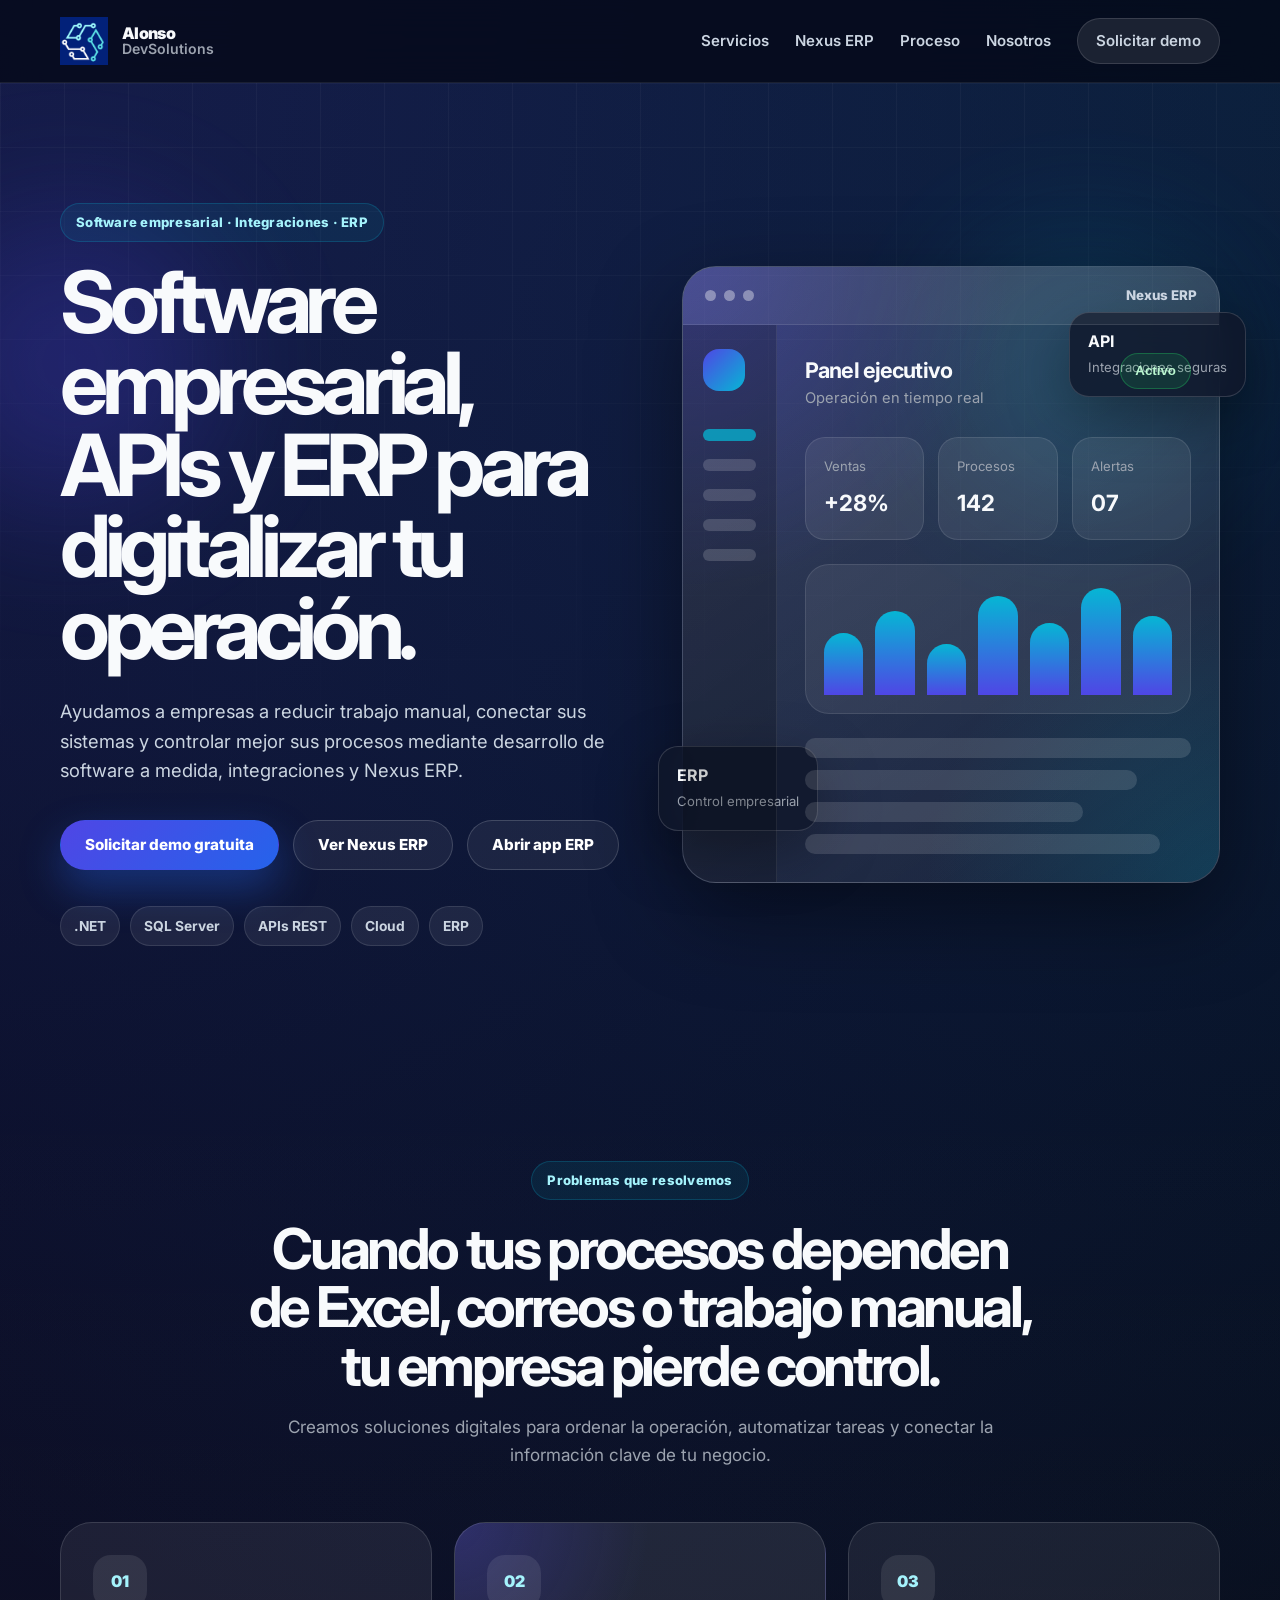
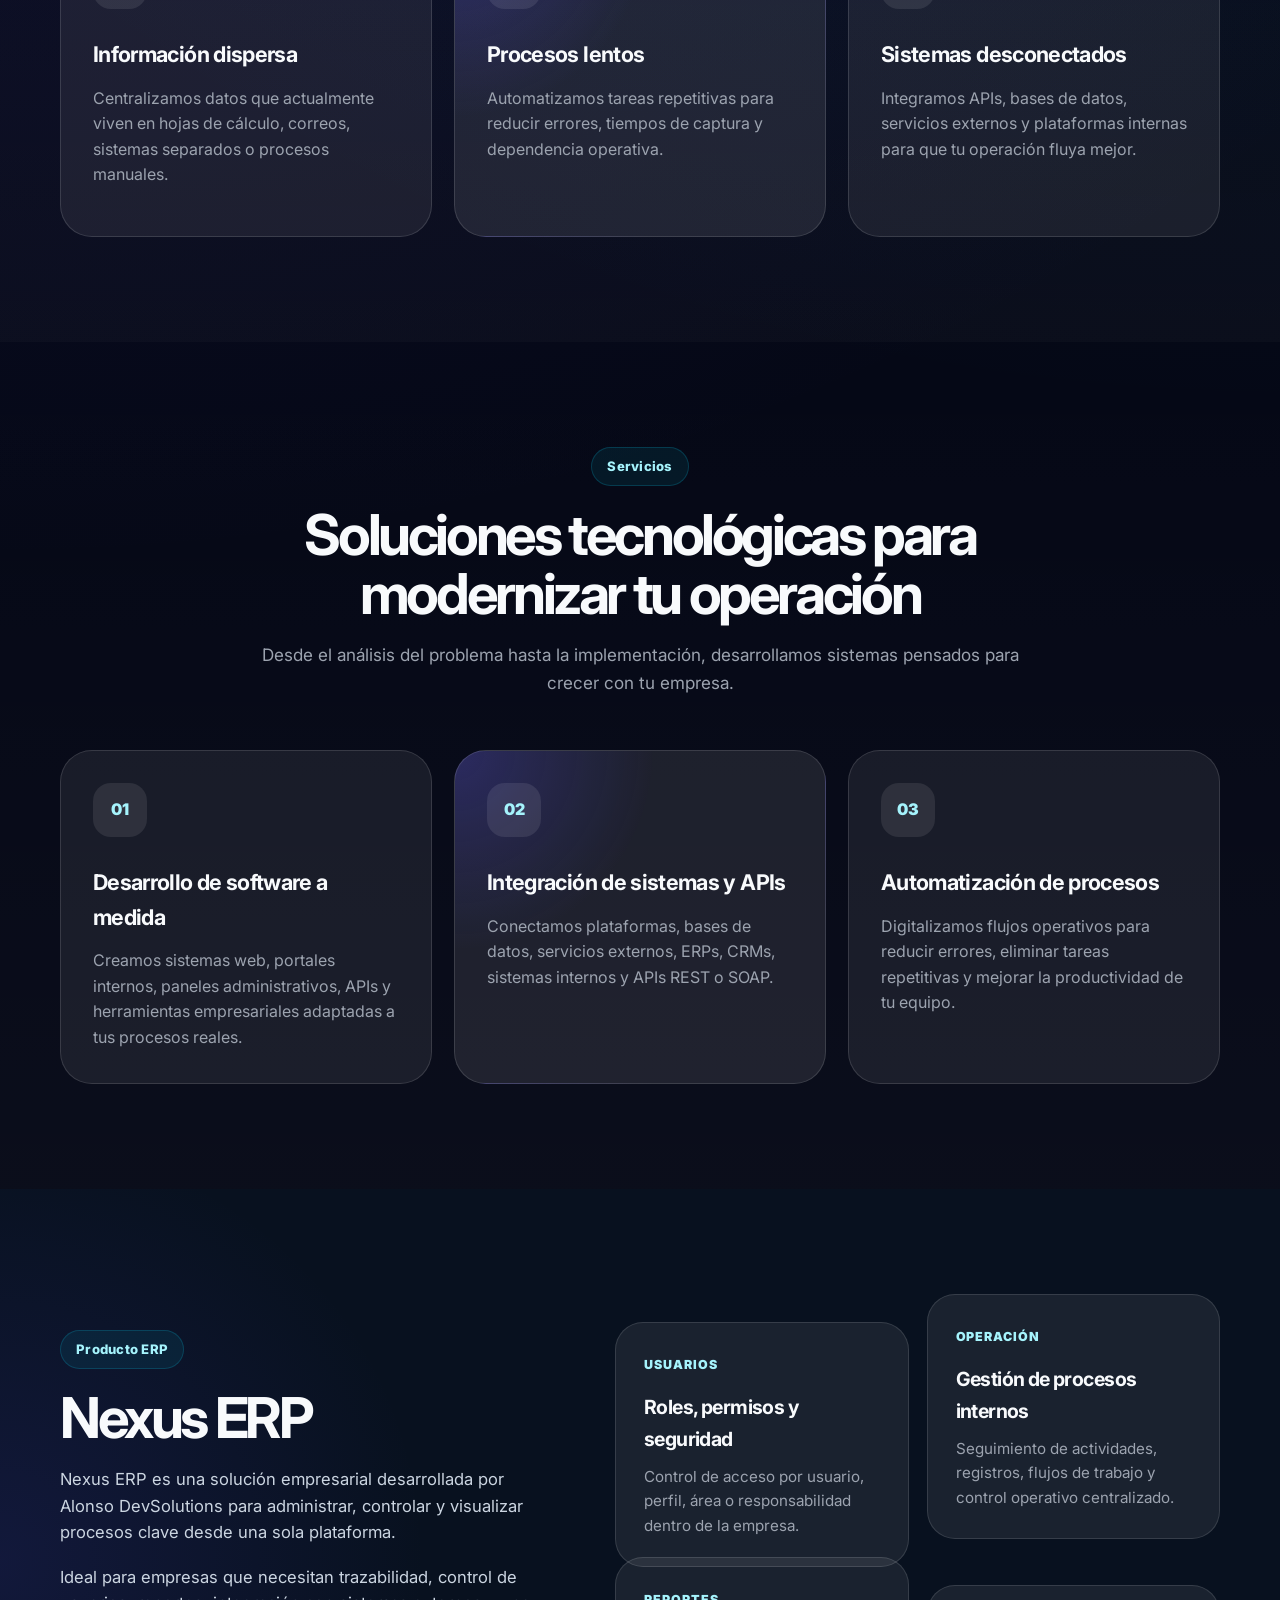
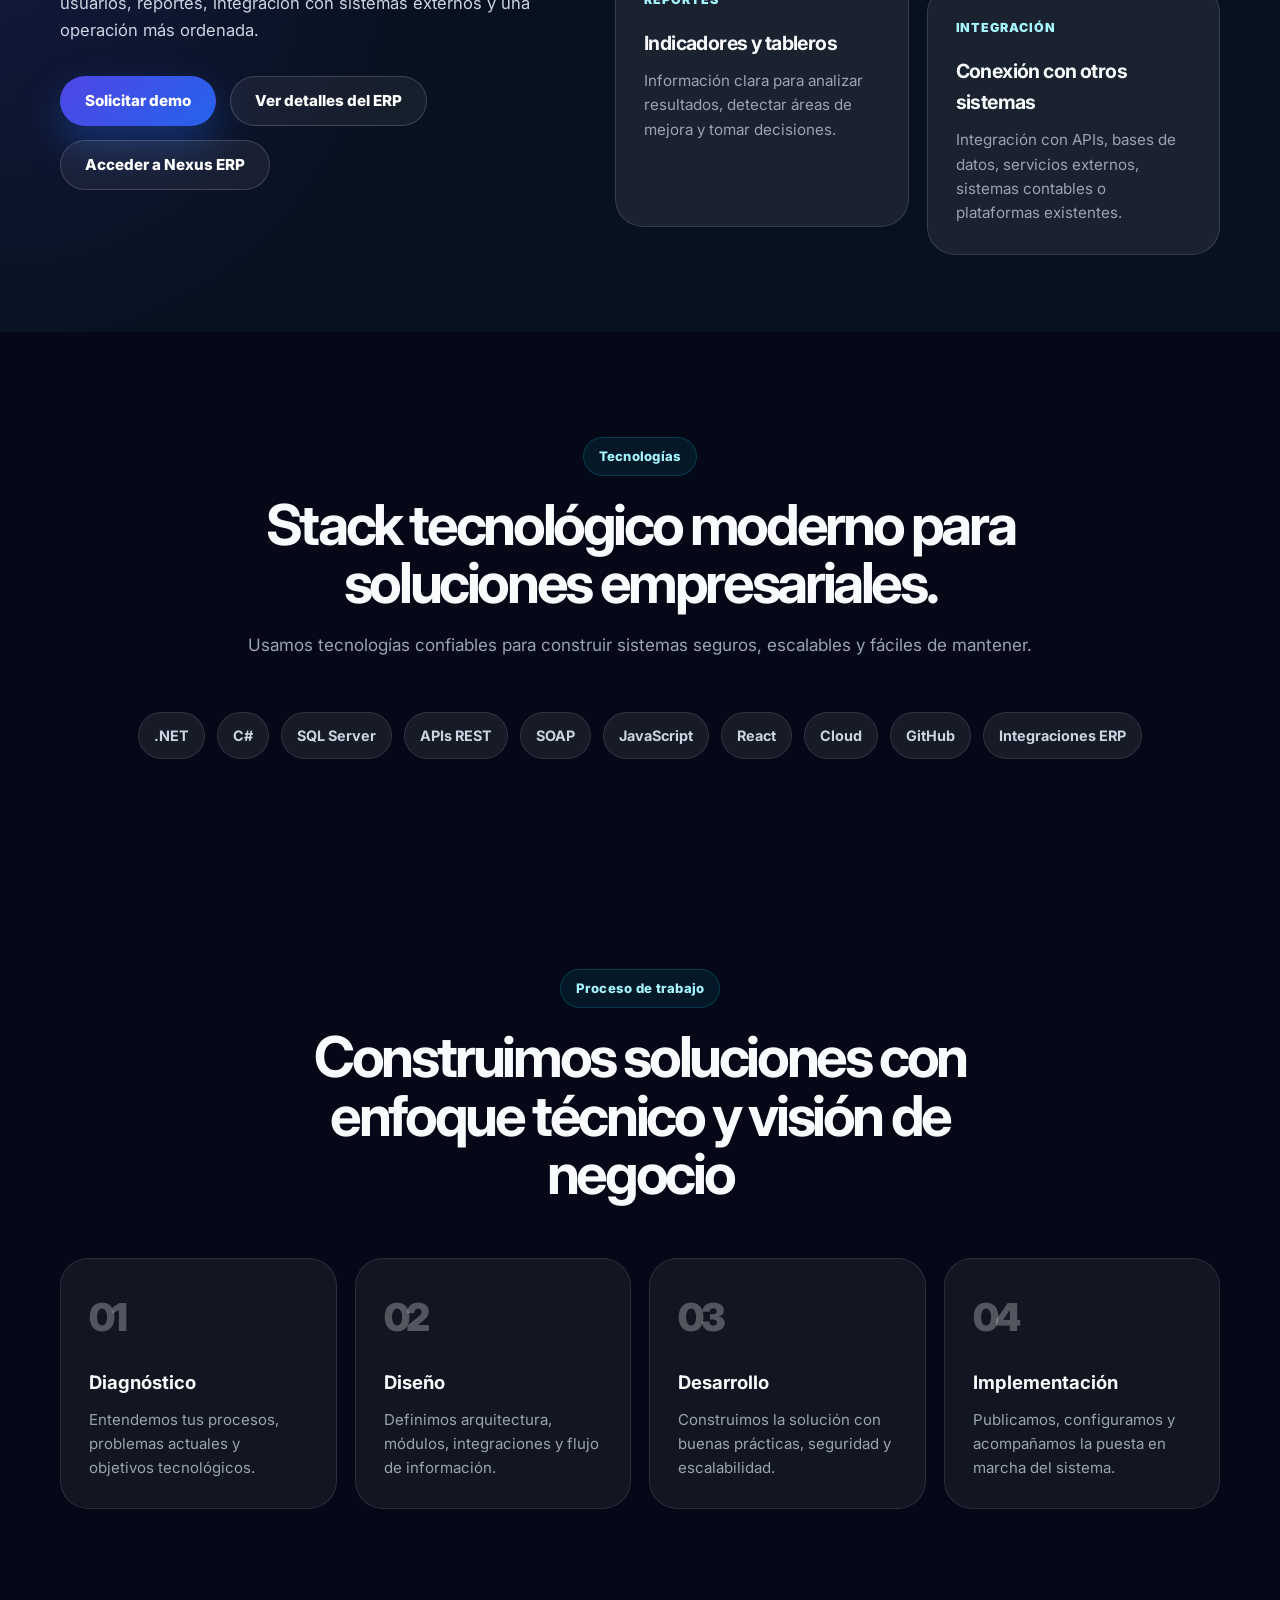
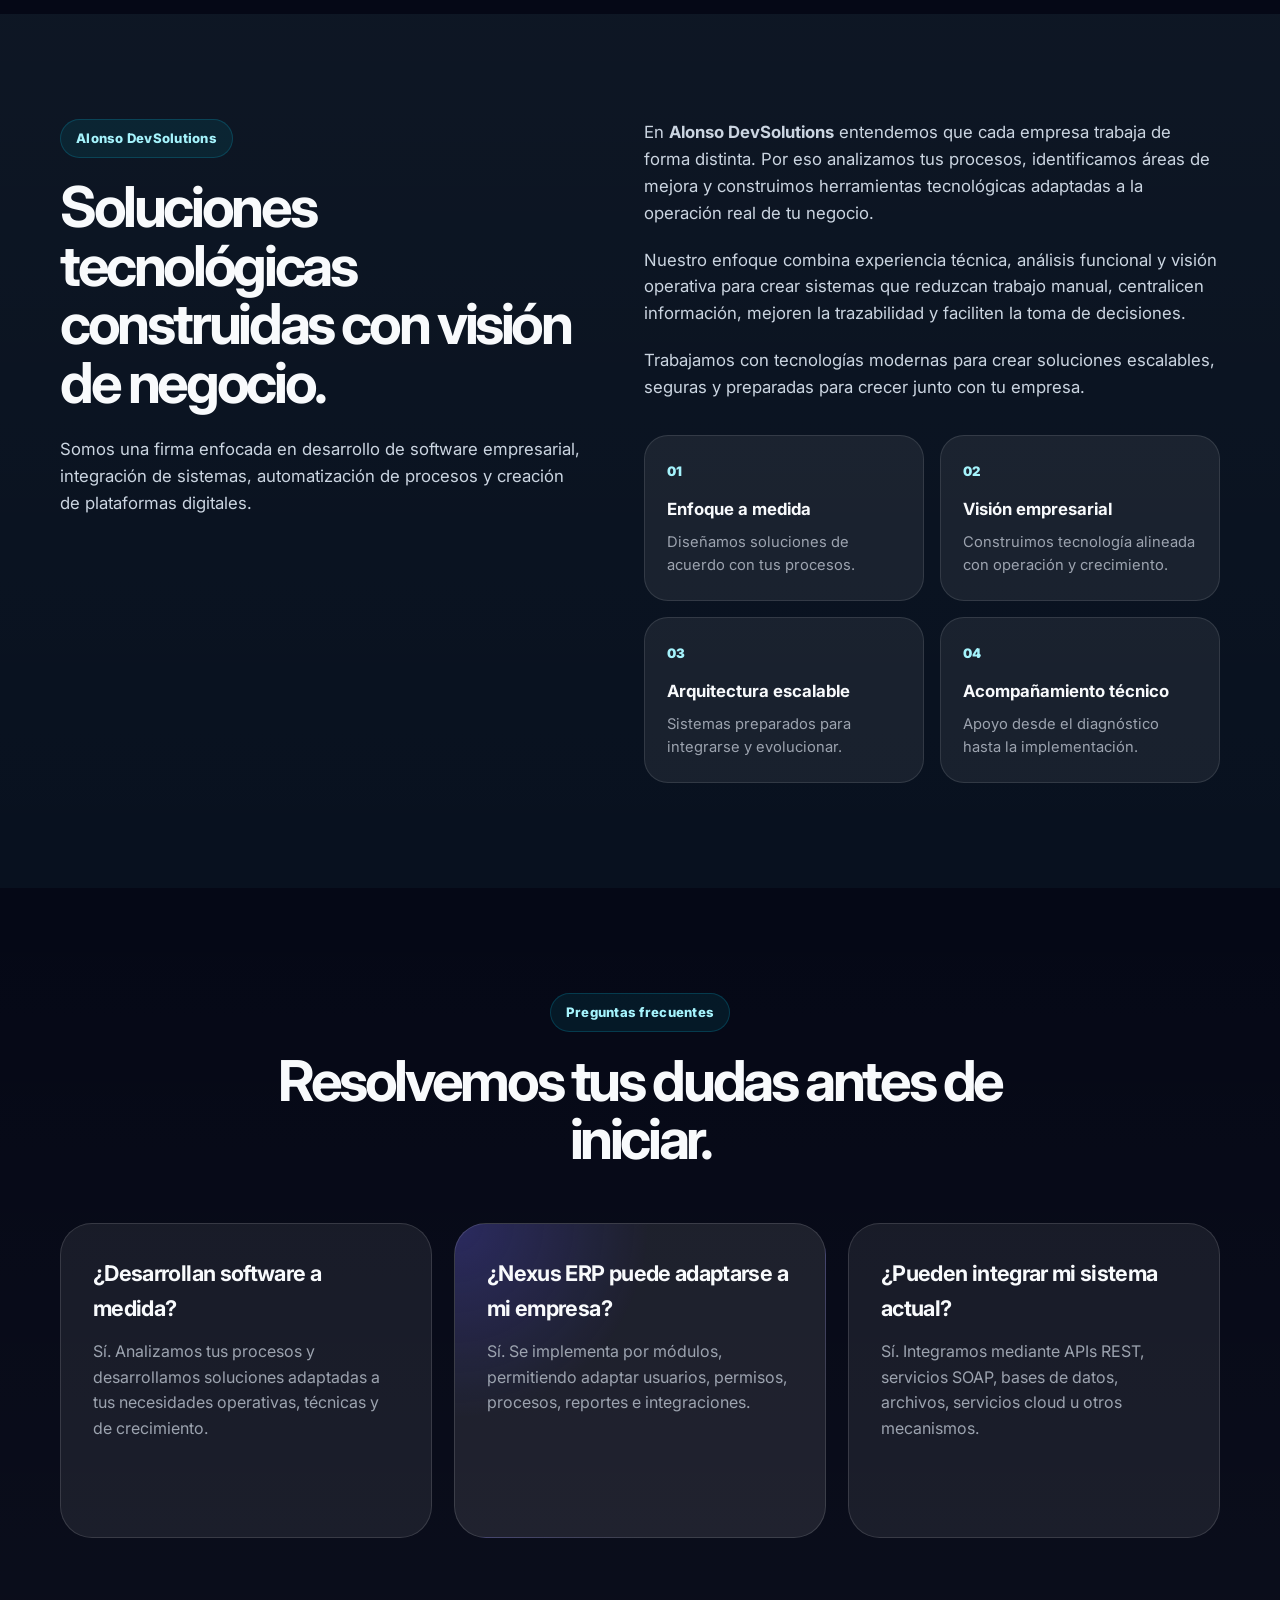
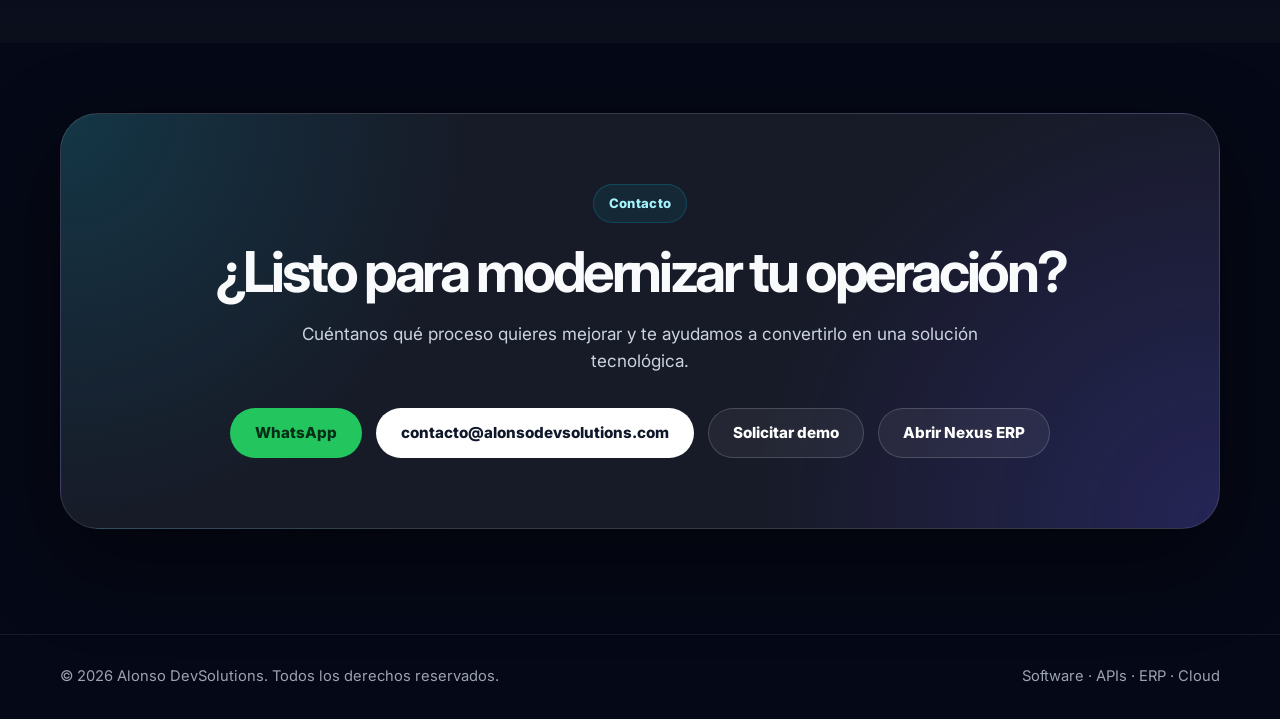
<file: index.html>
<!DOCTYPE html>
<html lang="es">
<head>
  <meta charset="UTF-8" />
  <meta name="viewport" content="width=device-width, initial-scale=1.0" />
  <title>Desarrollo de Software, APIs y ERP en México | Alonso DevSolutions</title>
  <meta name="description" content="Desarrollamos software empresarial, APIs, integraciones, automatización de procesos y soluciones ERP a medida para empresas en México. Solicita una demo de Nexus ERP." />
  <meta name="author" content="Alonso DevSolutions">
  <meta name="robots" content="index, follow">
  <link rel="canonical" href="https://carlosalonso1087.github.io/Portafolio/">
  <meta property="og:title" content="Alonso DevSolutions | Desarrollo de Software, APIs y ERP">
  <meta property="og:description" content="Software a medida, integraciones, automatización de procesos y Nexus ERP para empresas.">
  <meta property="og:type" content="website">
  <meta property="og:url" content="https://carlosalonso1087.github.io/Portafolio/">
  <meta property="og:image" content="https://carlosalonso1087.github.io/Portafolio/logo.png">
  <meta name="twitter:card" content="summary_large_image">
  <link rel="preconnect" href="https://fonts.googleapis.com">
  <link rel="preconnect" href="https://fonts.gstatic.com" crossorigin>
  <link href="https://fonts.googleapis.com/css2?family=Inter:wght@300;400;500;600;700;800;900&display=swap" rel="stylesheet">
  <link rel="stylesheet" href="./styles.css" />
</head>
<body>
  <header class="site-header">
    <div class="container header-inner">
      <a href="index.html" class="brand">
        <img src="logo.png" alt="Logo Alonso DevSolutions" class="brand-logo">
        <div><strong>Alonso</strong><span>DevSolutions</span></div>
      </a>
      <nav class="nav">
        <a href="#servicios">Servicios</a>
        <a href="nexus-erp.html">Nexus ERP</a>
        <a href="#proceso">Proceso</a>
        <a href="#nosotros">Nosotros</a>
        <a href="solicita-demo.html" class="nav-cta">Solicitar demo</a>
      </nav>
    </div>
  </header>

  <main>
    <section class="hero">
      <div class="hero-blur hero-blur-one"></div>
      <div class="hero-blur hero-blur-two"></div>
      <div class="container hero-grid">
        <div class="hero-copy">
          <span class="eyebrow">Software empresarial · Integraciones · ERP</span>
          <h1>Software empresarial, APIs y ERP para digitalizar tu operación.</h1>
          <p class="hero-description">Ayudamos a empresas a reducir trabajo manual, conectar sus sistemas y controlar mejor sus procesos mediante desarrollo de software a medida, integraciones y Nexus ERP.</p>
          <div class="hero-actions">
            <a href="solicita-demo.html" class="btn btn-primary">Solicitar demo gratuita</a>
            <a href="nexus-erp.html" class="btn btn-outline">Ver Nexus ERP</a>
            <a href="https://erp.alonsodevsolutions.com" target="_blank" rel="noopener" class="btn btn-outline">Abrir app ERP</a>
          </div>
          <div class="hero-stack"><span>.NET</span><span>SQL Server</span><span>APIs REST</span><span>Cloud</span><span>ERP</span></div>
        </div>

        <div class="hero-visual">
          <div class="product-card">
            <div class="product-card-header"><div class="window-dots"><span></span><span></span><span></span></div><small>Nexus ERP</small></div>
            <div class="product-layout">
              <aside class="product-sidebar"><div class="sidebar-logo"></div><span class="active"></span><span></span><span></span><span></span><span></span></aside>
              <div class="product-main">
                <div class="product-title"><div><strong>Panel ejecutivo</strong><span>Operación en tiempo real</span></div><button>Activo</button></div>
                <div class="metric-grid"><div class="metric"><span>Ventas</span><strong>+28%</strong></div><div class="metric"><span>Procesos</span><strong>142</strong></div><div class="metric"><span>Alertas</span><strong>07</strong></div></div>
                <div class="chart"><span style="height:55%"></span><span style="height:75%"></span><span style="height:45%"></span><span style="height:88%"></span><span style="height:64%"></span><span style="height:95%"></span><span style="height:70%"></span></div>
                <div class="table-preview"><div></div><div></div><div></div><div></div></div>
              </div>
            </div>
          </div>
          <div class="floating-badge badge-one"><strong>API</strong><span>Integraciones seguras</span></div>
          <div class="floating-badge badge-two"><strong>ERP</strong><span>Control empresarial</span></div>
        </div>
      </div>
    </section>

    <section class="section services-section">
      <div class="container">
        <div class="section-heading"><span class="section-tag">Problemas que resolvemos</span><h2>Cuando tus procesos dependen de Excel, correos o trabajo manual, tu empresa pierde control.</h2><p>Creamos soluciones digitales para ordenar la operación, automatizar tareas y conectar la información clave de tu negocio.</p></div>
        <div class="services-grid">
          <article class="service-card"><div class="service-icon">01</div><h3>Información dispersa</h3><p>Centralizamos datos que actualmente viven en hojas de cálculo, correos, sistemas separados o procesos manuales.</p></article>
          <article class="service-card featured"><div class="service-icon">02</div><h3>Procesos lentos</h3><p>Automatizamos tareas repetitivas para reducir errores, tiempos de captura y dependencia operativa.</p></article>
          <article class="service-card"><div class="service-icon">03</div><h3>Sistemas desconectados</h3><p>Integramos APIs, bases de datos, servicios externos y plataformas internas para que tu operación fluya mejor.</p></article>
        </div>
      </div>
    </section>

    <section id="servicios" class="section services-section">
      <div class="container">
        <div class="section-heading"><span class="section-tag">Servicios</span><h2>Soluciones tecnológicas para modernizar tu operación</h2><p>Desde el análisis del problema hasta la implementación, desarrollamos sistemas pensados para crecer con tu empresa.</p></div>
        <div class="services-grid">
          <article class="service-card"><div class="service-icon">01</div><h3>Desarrollo de software a medida</h3><p>Creamos sistemas web, portales internos, paneles administrativos, APIs y herramientas empresariales adaptadas a tus procesos reales.</p></article>
          <article class="service-card featured"><div class="service-icon">02</div><h3>Integración de sistemas y APIs</h3><p>Conectamos plataformas, bases de datos, servicios externos, ERPs, CRMs, sistemas internos y APIs REST o SOAP.</p></article>
          <article class="service-card"><div class="service-icon">03</div><h3>Automatización de procesos</h3><p>Digitalizamos flujos operativos para reducir errores, eliminar tareas repetitivas y mejorar la productividad de tu equipo.</p></article>
        </div>
      </div>
    </section>

    <section id="erp" class="section erp-section">
      <div class="container erp-grid">
        <div class="erp-copy">
          <span class="section-tag">Producto ERP</span><h2>Nexus ERP</h2>
          <p>Nexus ERP es una solución empresarial desarrollada por Alonso DevSolutions para administrar, controlar y visualizar procesos clave desde una sola plataforma.</p>
          <p>Ideal para empresas que necesitan trazabilidad, control de usuarios, reportes, integración con sistemas externos y una operación más ordenada.</p>
          <div class="erp-actions"><a href="solicita-demo.html" class="btn btn-primary">Solicitar demo</a><a href="nexus-erp.html" class="btn btn-outline">Ver detalles del ERP</a><a href="https://erp.alonsodevsolutions.com" target="_blank" rel="noopener" class="btn btn-outline">Acceder a Nexus ERP</a></div>
        </div>
        <div class="erp-modules">
          <article><span>Usuarios</span><h3>Roles, permisos y seguridad</h3><p>Control de acceso por usuario, perfil, área o responsabilidad dentro de la empresa.</p></article>
          <article><span>Operación</span><h3>Gestión de procesos internos</h3><p>Seguimiento de actividades, registros, flujos de trabajo y control operativo centralizado.</p></article>
          <article><span>Reportes</span><h3>Indicadores y tableros</h3><p>Información clara para analizar resultados, detectar áreas de mejora y tomar decisiones.</p></article>
          <article><span>Integración</span><h3>Conexión con otros sistemas</h3><p>Integración con APIs, bases de datos, servicios externos, sistemas contables o plataformas existentes.</p></article>
        </div>
      </div>
    </section>

    <section class="section process-section">
      <div class="container">
        <div class="section-heading"><span class="section-tag">Tecnologías</span><h2>Stack tecnológico moderno para soluciones empresariales.</h2><p>Usamos tecnologías confiables para construir sistemas seguros, escalables y fáciles de mantener.</p></div>
        <div class="about-points" style="justify-content:center"><span>.NET</span><span>C#</span><span>SQL Server</span><span>APIs REST</span><span>SOAP</span><span>JavaScript</span><span>React</span><span>Cloud</span><span>GitHub</span><span>Integraciones ERP</span></div>
      </div>
    </section>

    <section id="proceso" class="section process-section">
      <div class="container">
        <div class="section-heading"><span class="section-tag">Proceso de trabajo</span><h2>Construimos soluciones con enfoque técnico y visión de negocio</h2></div>
        <div class="process-grid">
          <div class="process-item"><span>01</span><h3>Diagnóstico</h3><p>Entendemos tus procesos, problemas actuales y objetivos tecnológicos.</p></div>
          <div class="process-item"><span>02</span><h3>Diseño</h3><p>Definimos arquitectura, módulos, integraciones y flujo de información.</p></div>
          <div class="process-item"><span>03</span><h3>Desarrollo</h3><p>Construimos la solución con buenas prácticas, seguridad y escalabilidad.</p></div>
          <div class="process-item"><span>04</span><h3>Implementación</h3><p>Publicamos, configuramos y acompañamos la puesta en marcha del sistema.</p></div>
        </div>
      </div>
    </section>

    <section id="nosotros" class="section about-section">
      <div class="container about-grid">
        <div><span class="section-tag">Alonso DevSolutions</span><h2>Soluciones tecnológicas construidas con visión de negocio.</h2><p class="about-intro">Somos una firma enfocada en desarrollo de software empresarial, integración de sistemas, automatización de procesos y creación de plataformas digitales.</p></div>
        <div class="about-content">
          <p>En <strong>Alonso DevSolutions</strong> entendemos que cada empresa trabaja de forma distinta. Por eso analizamos tus procesos, identificamos áreas de mejora y construimos herramientas tecnológicas adaptadas a la operación real de tu negocio.</p>
          <p>Nuestro enfoque combina experiencia técnica, análisis funcional y visión operativa para crear sistemas que reduzcan trabajo manual, centralicen información, mejoren la trazabilidad y faciliten la toma de decisiones.</p>
          <p>Trabajamos con tecnologías modernas para crear soluciones escalables, seguras y preparadas para crecer junto con tu empresa.</p>
          <div class="about-values"><article><span>01</span><h3>Enfoque a medida</h3><p>Diseñamos soluciones de acuerdo con tus procesos.</p></article><article><span>02</span><h3>Visión empresarial</h3><p>Construimos tecnología alineada con operación y crecimiento.</p></article><article><span>03</span><h3>Arquitectura escalable</h3><p>Sistemas preparados para integrarse y evolucionar.</p></article><article><span>04</span><h3>Acompañamiento técnico</h3><p>Apoyo desde el diagnóstico hasta la implementación.</p></article></div>
        </div>
      </div>
    </section>

    <section class="section services-section">
      <div class="container">
        <div class="section-heading"><span class="section-tag">Preguntas frecuentes</span><h2>Resolvemos tus dudas antes de iniciar.</h2></div>
        <div class="services-grid">
          <article class="service-card"><h3>¿Desarrollan software a medida?</h3><p>Sí. Analizamos tus procesos y desarrollamos soluciones adaptadas a tus necesidades operativas, técnicas y de crecimiento.</p></article>
          <article class="service-card featured"><h3>¿Nexus ERP puede adaptarse a mi empresa?</h3><p>Sí. Se implementa por módulos, permitiendo adaptar usuarios, permisos, procesos, reportes e integraciones.</p></article>
          <article class="service-card"><h3>¿Pueden integrar mi sistema actual?</h3><p>Sí. Integramos mediante APIs REST, servicios SOAP, bases de datos, archivos, servicios cloud u otros mecanismos.</p></article>
        </div>
      </div>
    </section>

    <section id="contacto" class="section contact-section">
      <div class="container"><div class="contact-box"><span class="section-tag">Contacto</span><h2>¿Listo para modernizar tu operación?</h2><p>Cuéntanos qué proceso quieres mejorar y te ayudamos a convertirlo en una solución tecnológica.</p><div class="contact-actions"><a href="https://wa.me/528130754286?text=Hola,%20quiero%20información%20sobre%20desarrollo%20de%20software%20o%20Nexus%20ERP" target="_blank" rel="noopener" class="btn btn-whatsapp">WhatsApp</a><a href="mailto:contacto@alonsodevsolutions.com" class="btn btn-light">contacto@alonsodevsolutions.com</a><a href="solicita-demo.html" class="btn btn-outline">Solicitar demo</a><a href="https://erp.alonsodevsolutions.com" target="_blank" rel="noopener" class="btn btn-outline">Abrir Nexus ERP</a></div></div></div>
    </section>
  </main>

  <footer class="footer"><div class="container footer-inner"><p>© 2026 Alonso DevSolutions. Todos los derechos reservados.</p><p>Software · APIs · ERP · Cloud</p></div></footer>
</body>
</html>
</file>
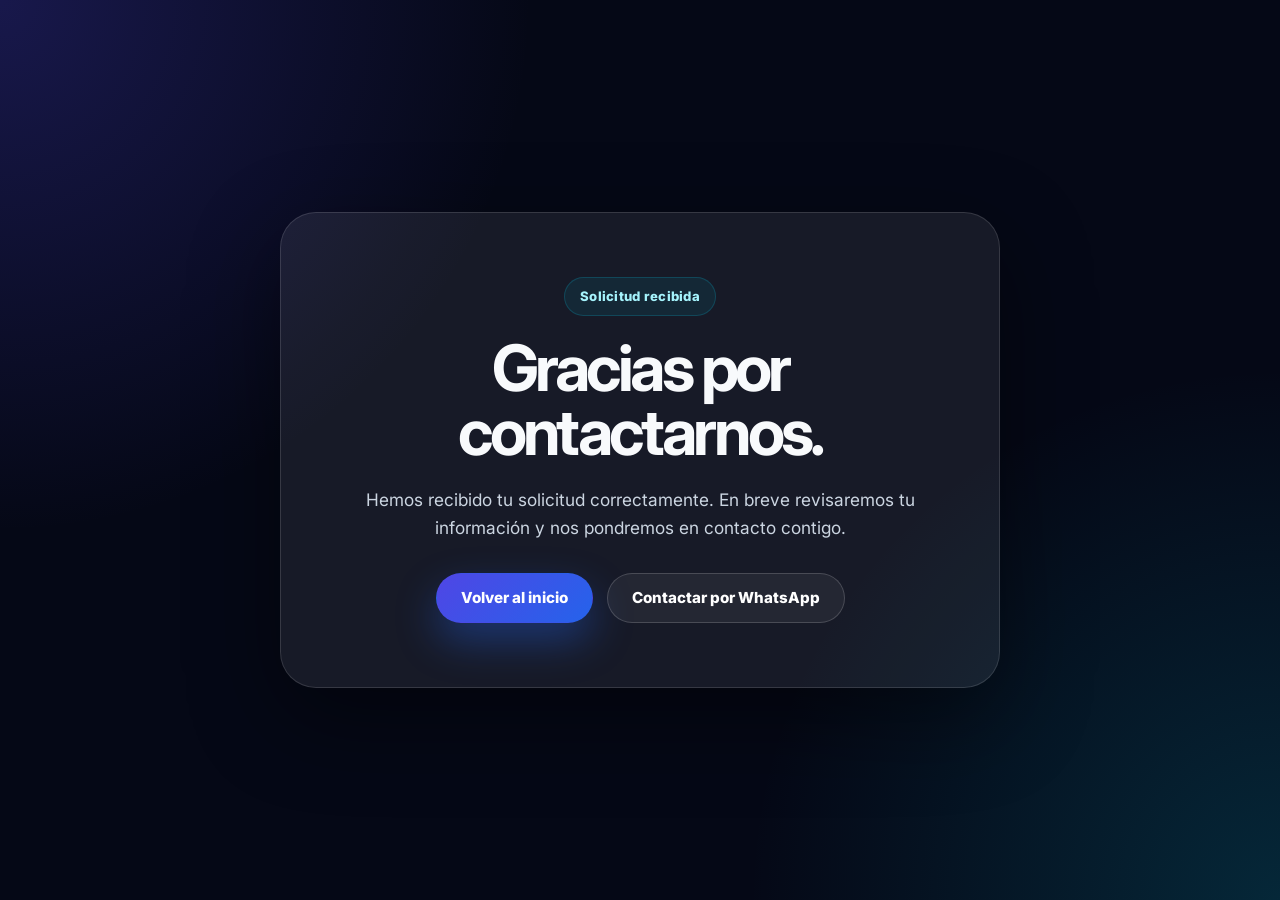
<file: gracias.html>
<!DOCTYPE html>
<html lang="es">
<head>
  <meta charset="UTF-8" />
  <meta name="viewport" content="width=device-width, initial-scale=1.0" />

  <title>Solicitud enviada | Alonso DevSolutions</title>

  <meta name="description" content="Gracias por solicitar información a Alonso DevSolutions." />

  <link rel="preconnect" href="https://fonts.googleapis.com">
  <link rel="preconnect" href="https://fonts.gstatic.com" crossorigin>
  <link href="https://fonts.googleapis.com/css2?family=Inter:wght@300;400;500;600;700;800;900&display=swap" rel="stylesheet">

  <link rel="stylesheet" href="./styles.css" />
</head>

<body>

  <main class="thanks-page">
    <div class="container">
      <div class="thanks-card">
        <span class="section-tag">Solicitud recibida</span>

        <h1>Gracias por contactarnos.</h1>

        <p>
          Hemos recibido tu solicitud correctamente. En breve revisaremos tu información
          y nos pondremos en contacto contigo.
        </p>

        <div class="thanks-actions">
          <a href="index.html" class="btn btn-primary">Volver al inicio</a>
          <a href="https://wa.me/528130754286" target="_blank" class="btn btn-outline">Contactar por WhatsApp</a>
        </div>
      </div>
    </div>
  </main>

</body>
</html>
</file>
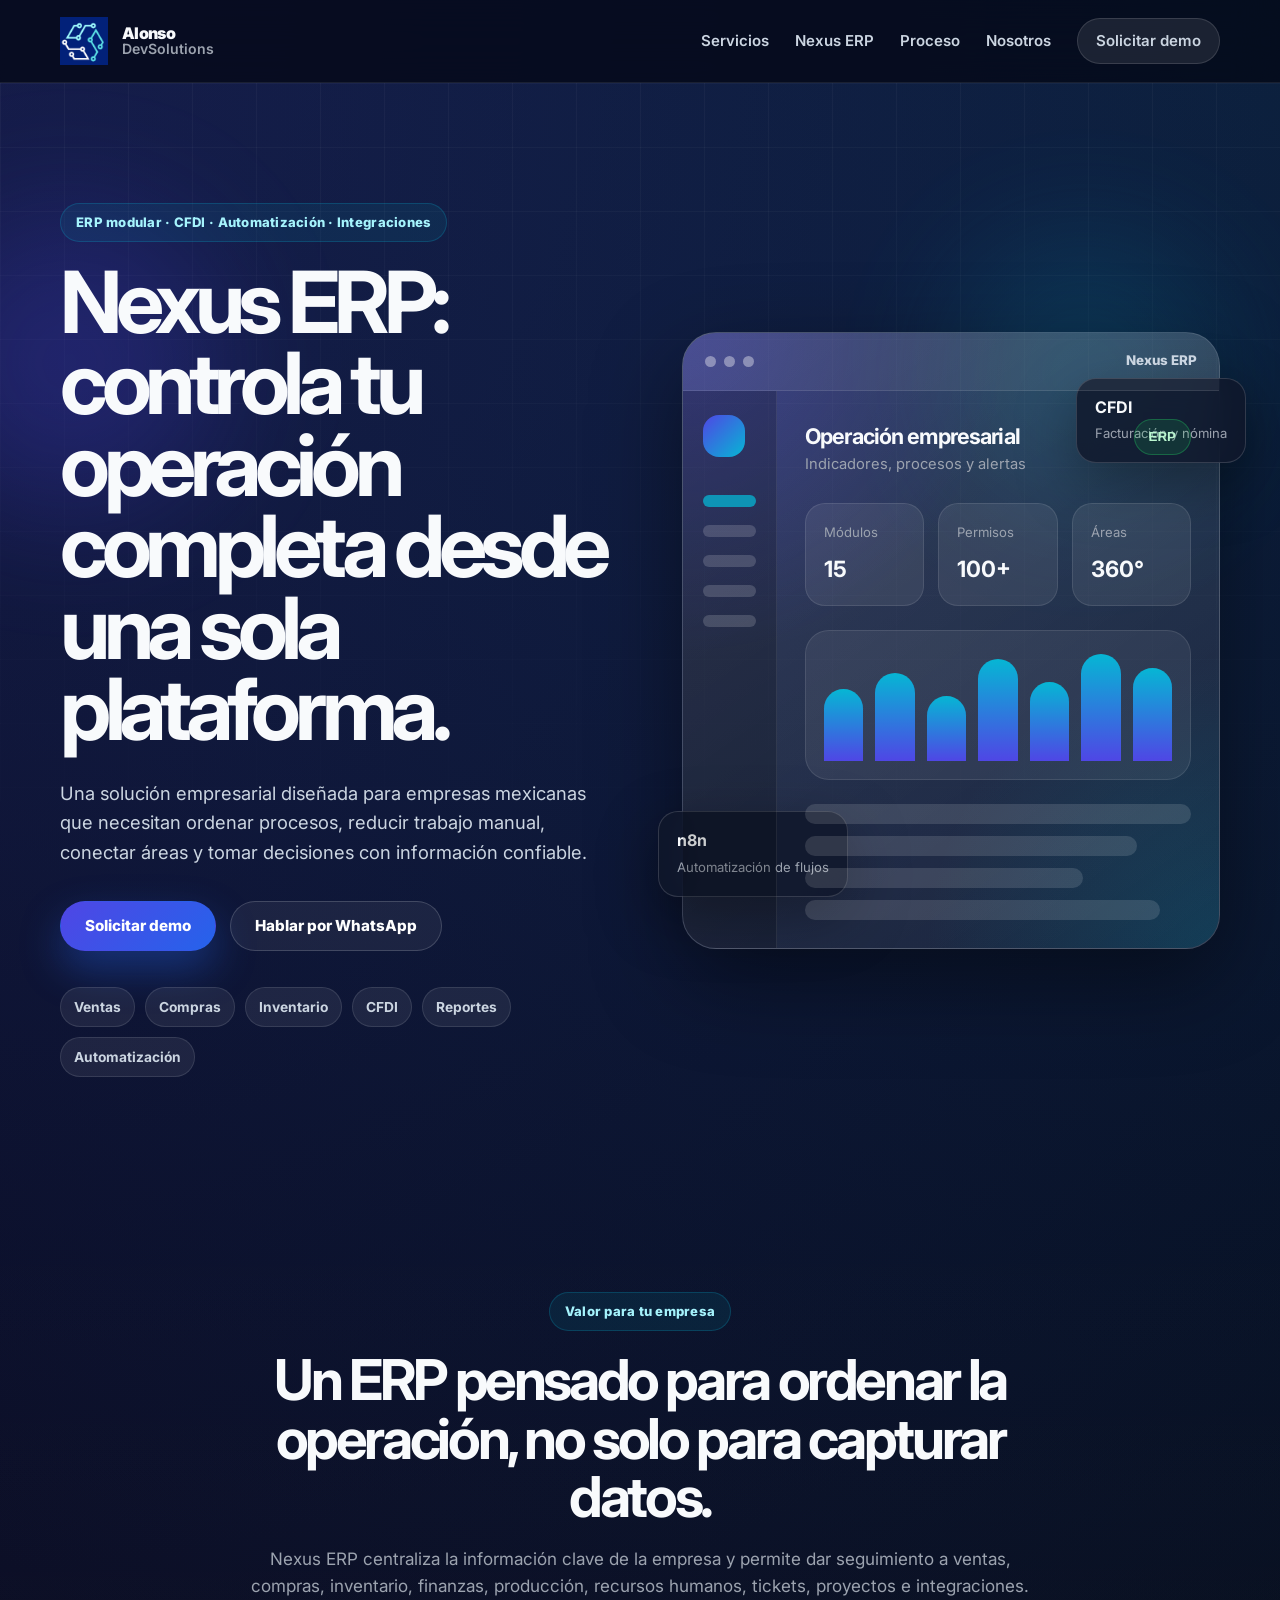
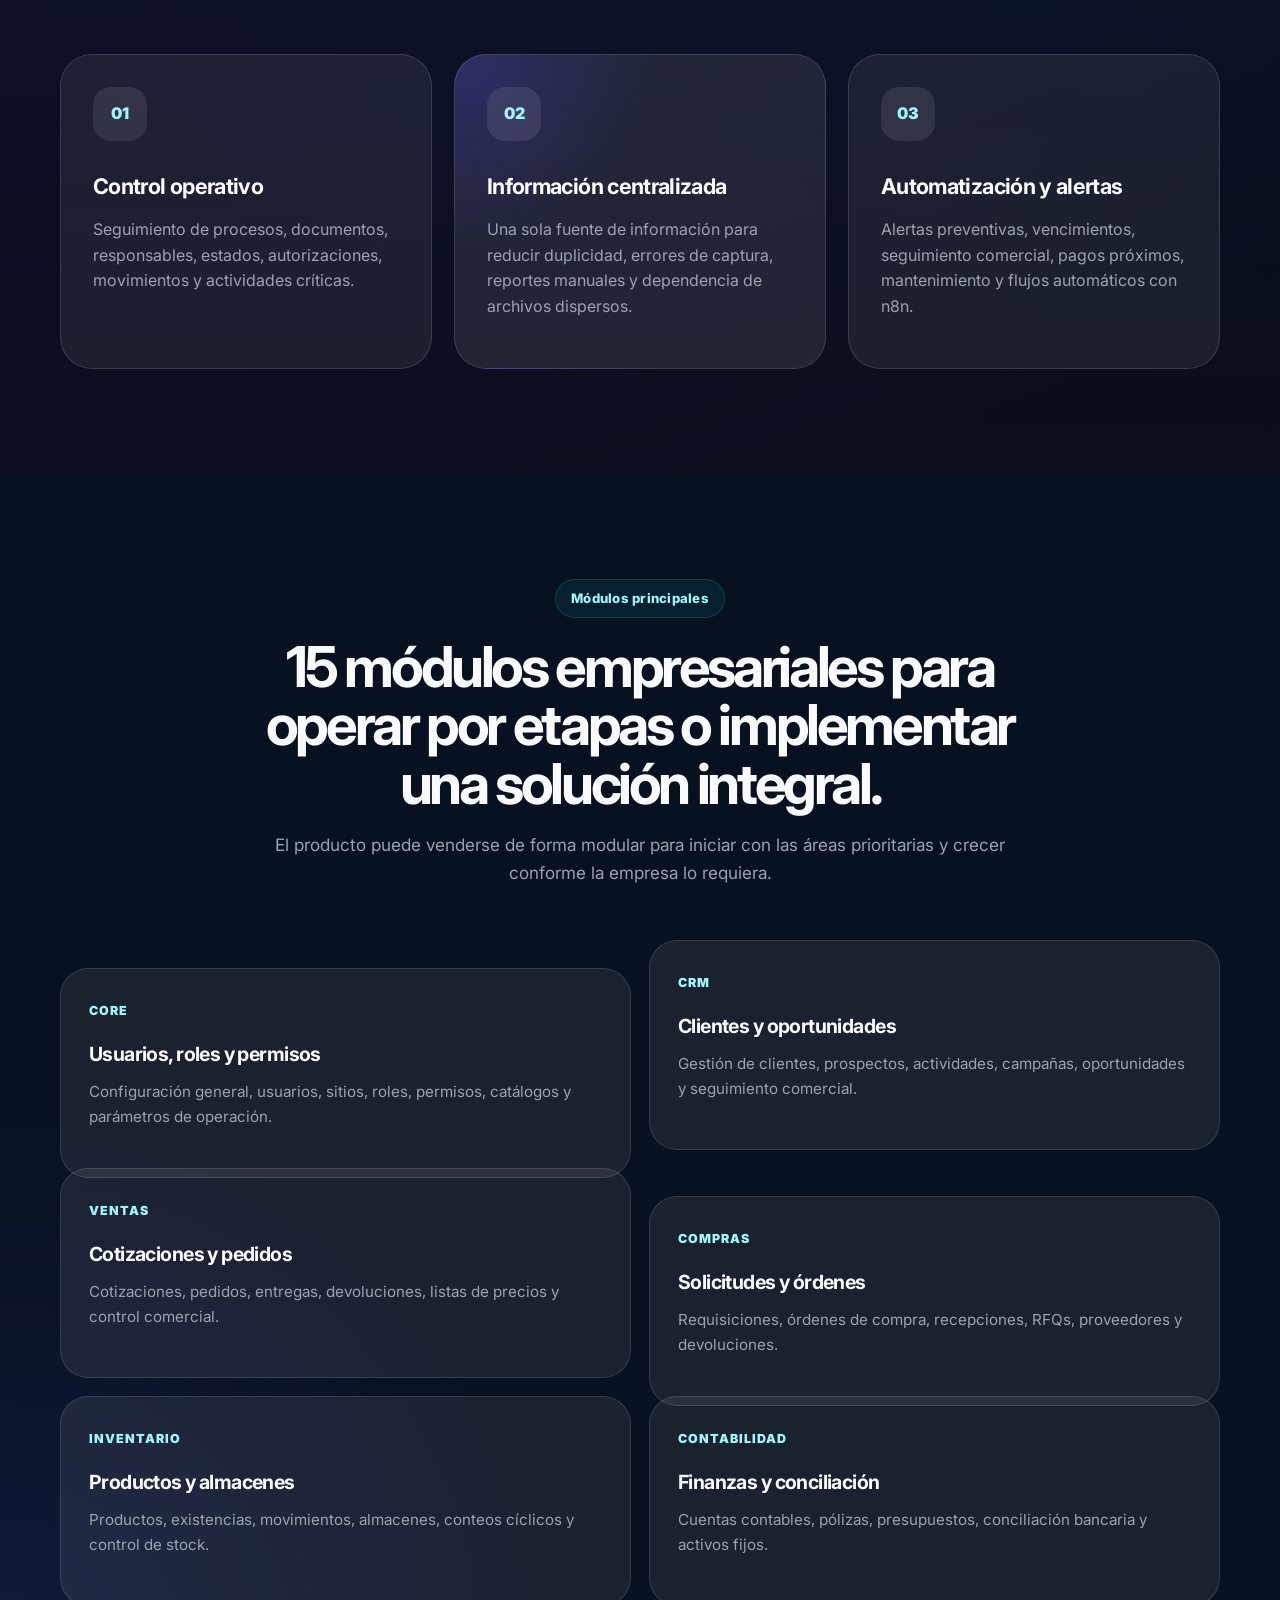
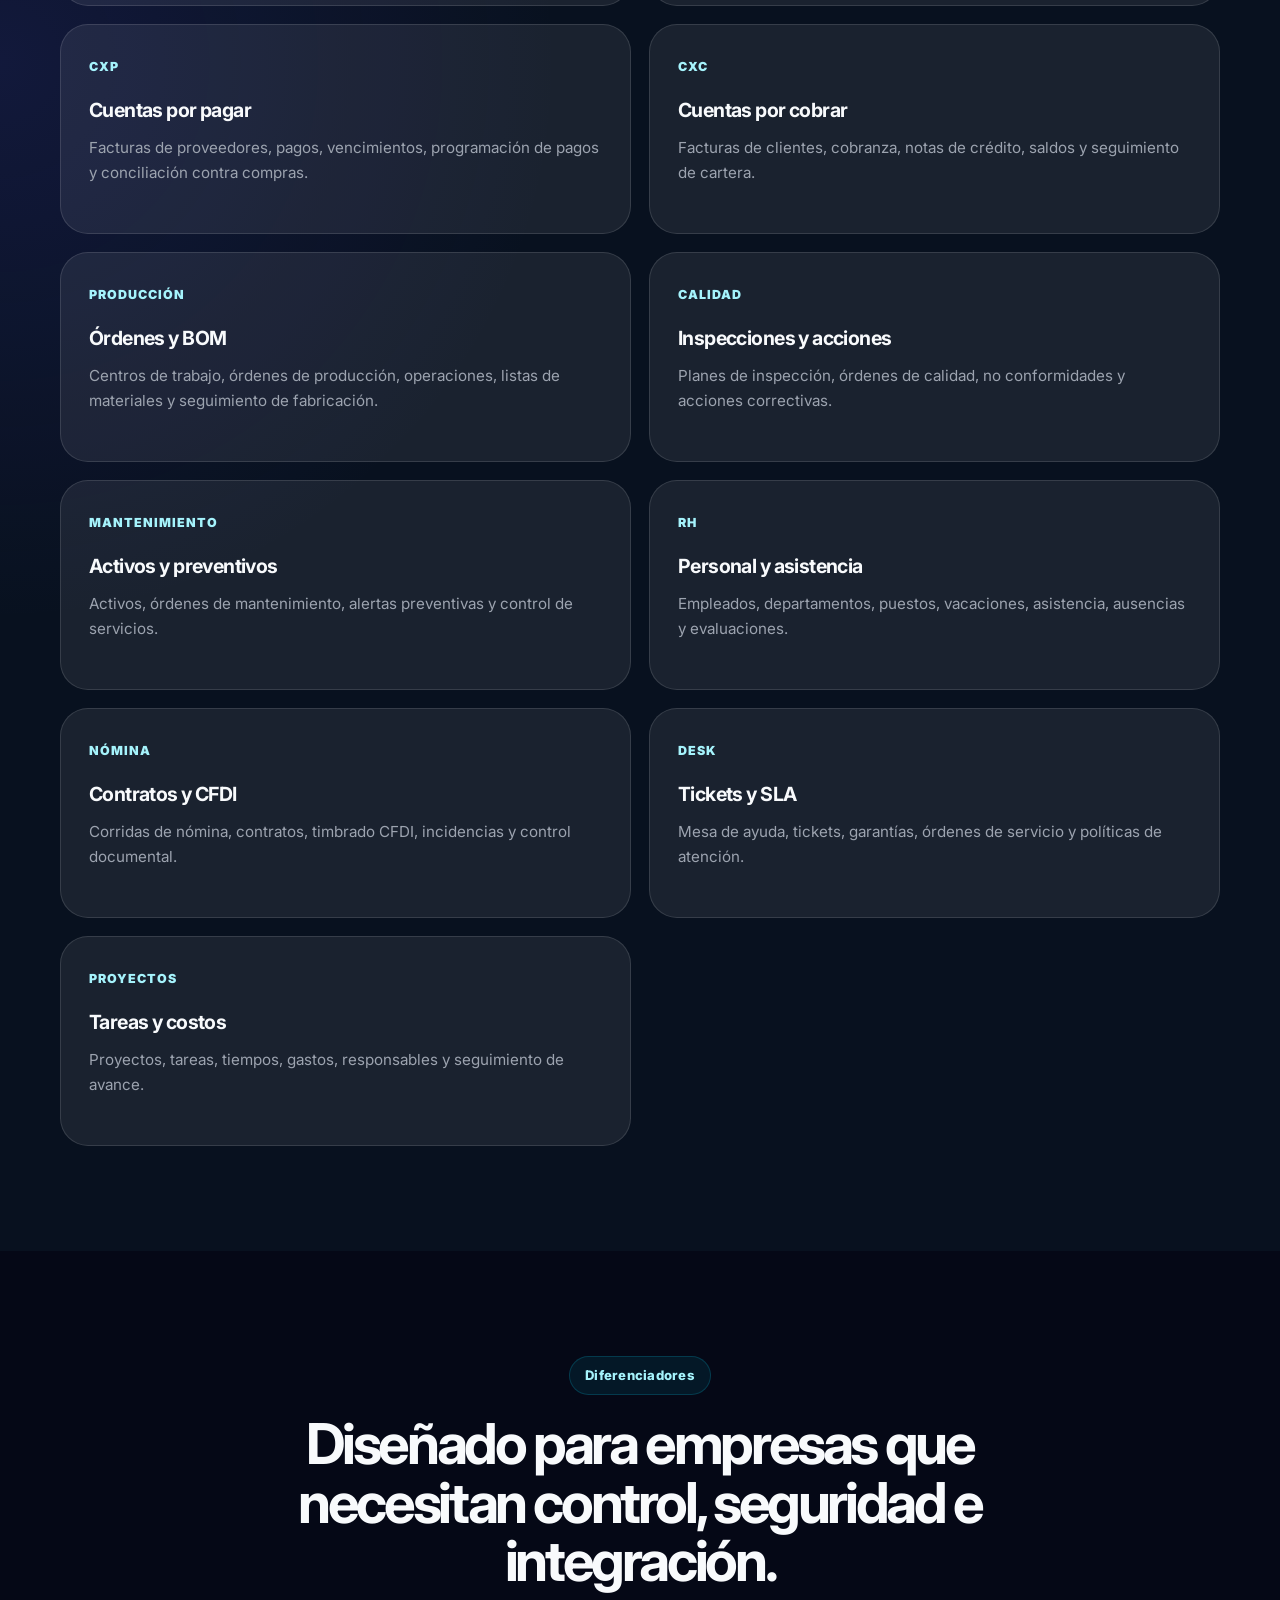
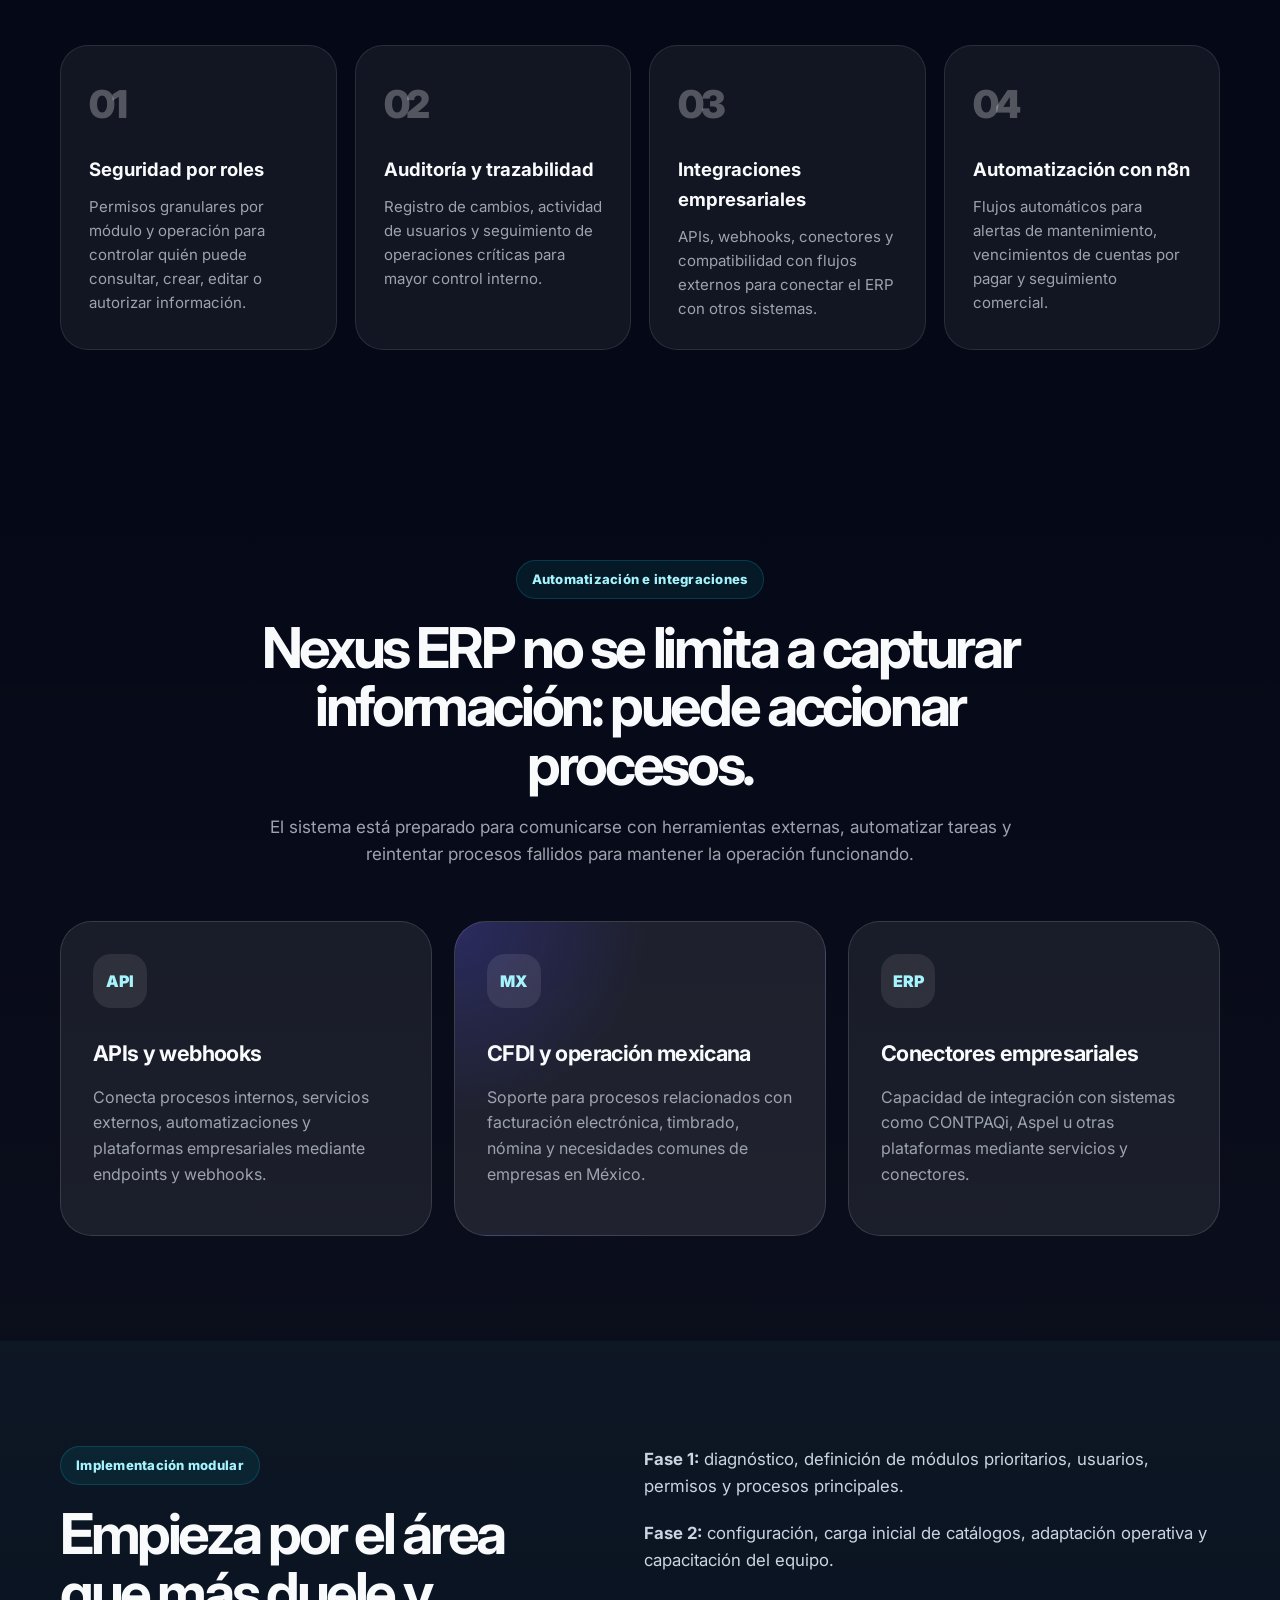
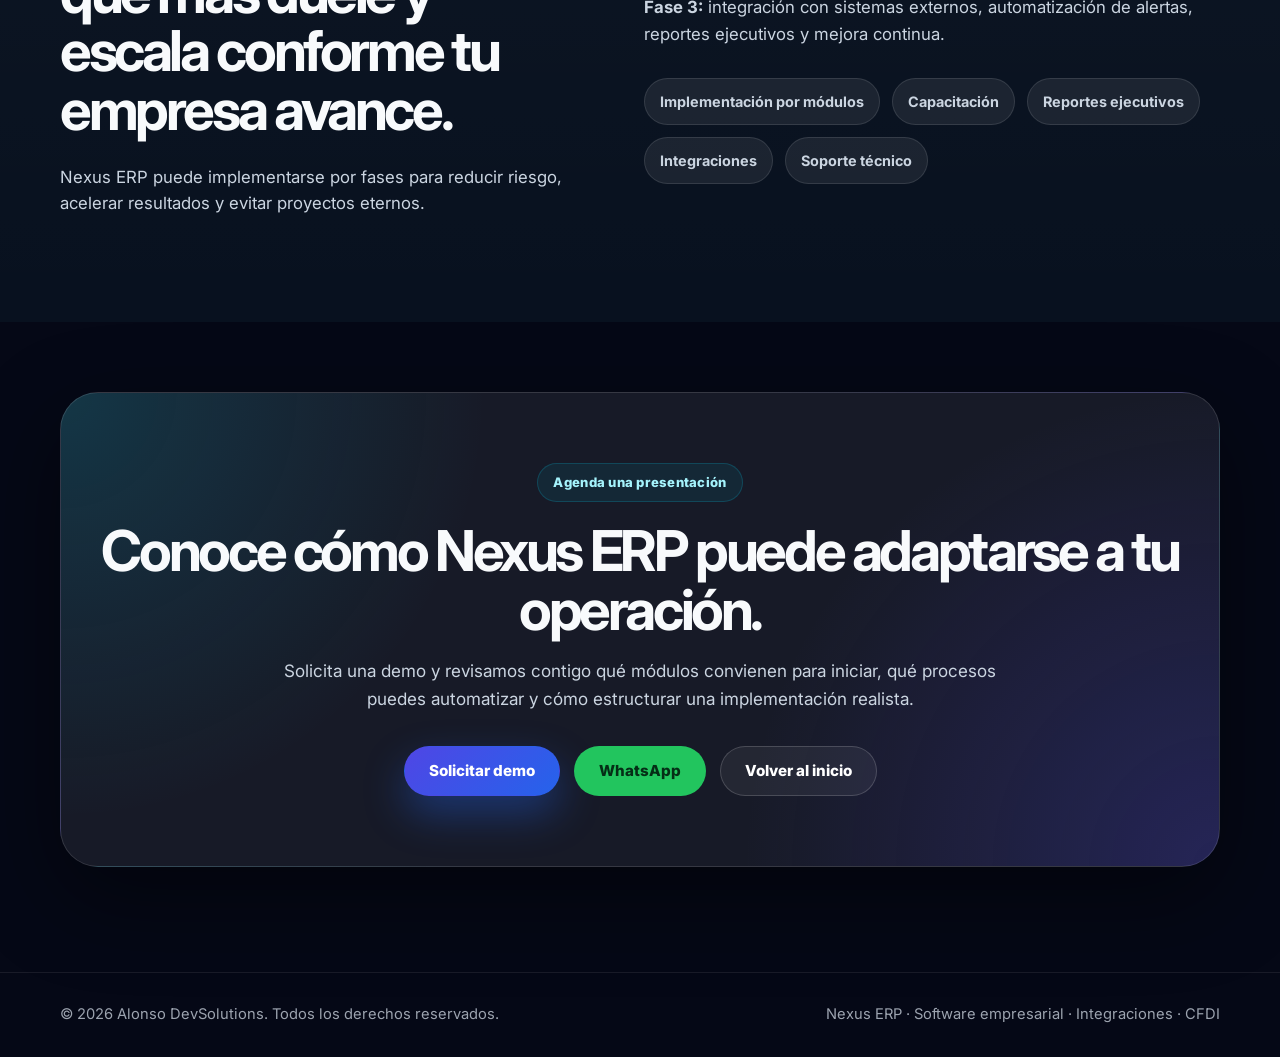
<file: nexus-erp.html>
<!DOCTYPE html>
<html lang="es">
<head>
  <meta charset="UTF-8" />
  <meta name="viewport" content="width=device-width, initial-scale=1.0" />
  <title>Nexus ERP | ERP Modular para Empresas en México</title>
  <meta name="description" content="Nexus ERP es una plataforma empresarial modular para ventas, compras, inventario, contabilidad, cobranza, nómina, mantenimiento, proyectos, tickets, CFDI e integraciones." />
  <meta name="author" content="Alonso DevSolutions">
  <meta name="robots" content="index, follow">
  <link rel="canonical" href="https://carlosalonso1087.github.io/Portafolio/nexus-erp.html">
  <meta property="og:title" content="Nexus ERP | ERP Modular para Empresas en México">
  <meta property="og:description" content="Controla ventas, compras, inventario, contabilidad, CFDI, nómina, mantenimiento, proyectos e integraciones desde una sola plataforma.">
  <meta property="og:type" content="website">
  <meta property="og:url" content="https://carlosalonso1087.github.io/Portafolio/nexus-erp.html">
  <meta property="og:image" content="https://carlosalonso1087.github.io/Portafolio/logo.png">
  <link rel="preconnect" href="https://fonts.googleapis.com">
  <link rel="preconnect" href="https://fonts.gstatic.com" crossorigin>
  <link href="https://fonts.googleapis.com/css2?family=Inter:wght@300;400;500;600;700;800;900&display=swap" rel="stylesheet">
  <link rel="stylesheet" href="./styles.css" />
</head>
<body>
  <header class="site-header">
    <div class="container header-inner">
      <a href="index.html" class="brand">
        <img src="logo.png" alt="Logo Alonso DevSolutions" class="brand-logo">
        <div><strong>Alonso</strong><span>DevSolutions</span></div>
      </a>
      <nav class="nav">
        <a href="index.html#servicios">Servicios</a>
        <a href="nexus-erp.html">Nexus ERP</a>
        <a href="index.html#proceso">Proceso</a>
        <a href="index.html#nosotros">Nosotros</a>
        <a href="solicita-demo.html" class="nav-cta">Solicitar demo</a>
      </nav>
    </div>
  </header>

  <main>
    <section class="hero">
      <div class="hero-blur hero-blur-one"></div>
      <div class="hero-blur hero-blur-two"></div>
      <div class="container hero-grid">
        <div class="hero-copy">
          <span class="eyebrow">ERP modular · CFDI · Automatización · Integraciones</span>
          <h1>Nexus ERP: controla tu operación completa desde una sola plataforma.</h1>
          <p class="hero-description">Una solución empresarial diseñada para empresas mexicanas que necesitan ordenar procesos, reducir trabajo manual, conectar áreas y tomar decisiones con información confiable.</p>
          <div class="hero-actions">
            <a href="solicita-demo.html" class="btn btn-primary">Solicitar demo</a>
            <a href="https://wa.me/528130754286?text=Hola,%20quiero%20conocer%20Nexus%20ERP" target="_blank" rel="noopener" class="btn btn-outline">Hablar por WhatsApp</a>
          </div>
          <div class="hero-stack"><span>Ventas</span><span>Compras</span><span>Inventario</span><span>CFDI</span><span>Reportes</span><span>Automatización</span></div>
        </div>
        <div class="hero-visual">
          <div class="product-card">
            <div class="product-card-header"><div class="window-dots"><span></span><span></span><span></span></div><small>Nexus ERP</small></div>
            <div class="product-layout">
              <aside class="product-sidebar"><div class="sidebar-logo"></div><span class="active"></span><span></span><span></span><span></span><span></span></aside>
              <div class="product-main">
                <div class="product-title"><div><strong>Operación empresarial</strong><span>Indicadores, procesos y alertas</span></div><button>ERP</button></div>
                <div class="metric-grid"><div class="metric"><span>Módulos</span><strong>15</strong></div><div class="metric"><span>Permisos</span><strong>100+</strong></div><div class="metric"><span>Áreas</span><strong>360°</strong></div></div>
                <div class="chart"><span style="height:64%"></span><span style="height:78%"></span><span style="height:58%"></span><span style="height:91%"></span><span style="height:70%"></span><span style="height:95%"></span><span style="height:83%"></span></div>
                <div class="table-preview"><div></div><div></div><div></div><div></div></div>
              </div>
            </div>
          </div>
          <div class="floating-badge badge-one"><strong>CFDI</strong><span>Facturación y nómina</span></div>
          <div class="floating-badge badge-two"><strong>n8n</strong><span>Automatización de flujos</span></div>
        </div>
      </div>
    </section>

    <section class="section services-section">
      <div class="container">
        <div class="section-heading"><span class="section-tag">Valor para tu empresa</span><h2>Un ERP pensado para ordenar la operación, no solo para capturar datos.</h2><p>Nexus ERP centraliza la información clave de la empresa y permite dar seguimiento a ventas, compras, inventario, finanzas, producción, recursos humanos, tickets, proyectos e integraciones.</p></div>
        <div class="services-grid">
          <article class="service-card"><div class="service-icon">01</div><h3>Control operativo</h3><p>Seguimiento de procesos, documentos, responsables, estados, autorizaciones, movimientos y actividades críticas.</p></article>
          <article class="service-card featured"><div class="service-icon">02</div><h3>Información centralizada</h3><p>Una sola fuente de información para reducir duplicidad, errores de captura, reportes manuales y dependencia de archivos dispersos.</p></article>
          <article class="service-card"><div class="service-icon">03</div><h3>Automatización y alertas</h3><p>Alertas preventivas, vencimientos, seguimiento comercial, pagos próximos, mantenimiento y flujos automáticos con n8n.</p></article>
        </div>
      </div>
    </section>

    <section class="section erp-section">
      <div class="container">
        <div class="section-heading"><span class="section-tag">Módulos principales</span><h2>15 módulos empresariales para operar por etapas o implementar una solución integral.</h2><p>El producto puede venderse de forma modular para iniciar con las áreas prioritarias y crecer conforme la empresa lo requiera.</p></div>
        <div class="erp-modules">
          <article><span>Core</span><h3>Usuarios, roles y permisos</h3><p>Configuración general, usuarios, sitios, roles, permisos, catálogos y parámetros de operación.</p></article>
          <article><span>CRM</span><h3>Clientes y oportunidades</h3><p>Gestión de clientes, prospectos, actividades, campañas, oportunidades y seguimiento comercial.</p></article>
          <article><span>Ventas</span><h3>Cotizaciones y pedidos</h3><p>Cotizaciones, pedidos, entregas, devoluciones, listas de precios y control comercial.</p></article>
          <article><span>Compras</span><h3>Solicitudes y órdenes</h3><p>Requisiciones, órdenes de compra, recepciones, RFQs, proveedores y devoluciones.</p></article>
          <article><span>Inventario</span><h3>Productos y almacenes</h3><p>Productos, existencias, movimientos, almacenes, conteos cíclicos y control de stock.</p></article>
          <article><span>Contabilidad</span><h3>Finanzas y conciliación</h3><p>Cuentas contables, pólizas, presupuestos, conciliación bancaria y activos fijos.</p></article>
          <article><span>CXP</span><h3>Cuentas por pagar</h3><p>Facturas de proveedores, pagos, vencimientos, programación de pagos y conciliación contra compras.</p></article>
          <article><span>CXC</span><h3>Cuentas por cobrar</h3><p>Facturas de clientes, cobranza, notas de crédito, saldos y seguimiento de cartera.</p></article>
          <article><span>Producción</span><h3>Órdenes y BOM</h3><p>Centros de trabajo, órdenes de producción, operaciones, listas de materiales y seguimiento de fabricación.</p></article>
          <article><span>Calidad</span><h3>Inspecciones y acciones</h3><p>Planes de inspección, órdenes de calidad, no conformidades y acciones correctivas.</p></article>
          <article><span>Mantenimiento</span><h3>Activos y preventivos</h3><p>Activos, órdenes de mantenimiento, alertas preventivas y control de servicios.</p></article>
          <article><span>RH</span><h3>Personal y asistencia</h3><p>Empleados, departamentos, puestos, vacaciones, asistencia, ausencias y evaluaciones.</p></article>
          <article><span>Nómina</span><h3>Contratos y CFDI</h3><p>Corridas de nómina, contratos, timbrado CFDI, incidencias y control documental.</p></article>
          <article><span>Desk</span><h3>Tickets y SLA</h3><p>Mesa de ayuda, tickets, garantías, órdenes de servicio y políticas de atención.</p></article>
          <article><span>Proyectos</span><h3>Tareas y costos</h3><p>Proyectos, tareas, tiempos, gastos, responsables y seguimiento de avance.</p></article>
        </div>
      </div>
    </section>

    <section class="section process-section">
      <div class="container">
        <div class="section-heading"><span class="section-tag">Diferenciadores</span><h2>Diseñado para empresas que necesitan control, seguridad e integración.</h2></div>
        <div class="process-grid">
          <div class="process-item"><span>01</span><h3>Seguridad por roles</h3><p>Permisos granulares por módulo y operación para controlar quién puede consultar, crear, editar o autorizar información.</p></div>
          <div class="process-item"><span>02</span><h3>Auditoría y trazabilidad</h3><p>Registro de cambios, actividad de usuarios y seguimiento de operaciones críticas para mayor control interno.</p></div>
          <div class="process-item"><span>03</span><h3>Integraciones empresariales</h3><p>APIs, webhooks, conectores y compatibilidad con flujos externos para conectar el ERP con otros sistemas.</p></div>
          <div class="process-item"><span>04</span><h3>Automatización con n8n</h3><p>Flujos automáticos para alertas de mantenimiento, vencimientos de cuentas por pagar y seguimiento comercial.</p></div>
        </div>
      </div>
    </section>

    <section class="section services-section">
      <div class="container">
        <div class="section-heading"><span class="section-tag">Automatización e integraciones</span><h2>Nexus ERP no se limita a capturar información: puede accionar procesos.</h2><p>El sistema está preparado para comunicarse con herramientas externas, automatizar tareas y reintentar procesos fallidos para mantener la operación funcionando.</p></div>
        <div class="services-grid">
          <article class="service-card"><div class="service-icon">API</div><h3>APIs y webhooks</h3><p>Conecta procesos internos, servicios externos, automatizaciones y plataformas empresariales mediante endpoints y webhooks.</p></article>
          <article class="service-card featured"><div class="service-icon">MX</div><h3>CFDI y operación mexicana</h3><p>Soporte para procesos relacionados con facturación electrónica, timbrado, nómina y necesidades comunes de empresas en México.</p></article>
          <article class="service-card"><div class="service-icon">ERP</div><h3>Conectores empresariales</h3><p>Capacidad de integración con sistemas como CONTPAQi, Aspel u otras plataformas mediante servicios y conectores.</p></article>
        </div>
      </div>
    </section>

    <section class="section about-section">
      <div class="container about-grid">
        <div><span class="section-tag">Implementación modular</span><h2>Empieza por el área que más duele y escala conforme tu empresa avance.</h2><p class="about-intro">Nexus ERP puede implementarse por fases para reducir riesgo, acelerar resultados y evitar proyectos eternos.</p></div>
        <div class="about-content">
          <p><strong>Fase 1:</strong> diagnóstico, definición de módulos prioritarios, usuarios, permisos y procesos principales.</p>
          <p><strong>Fase 2:</strong> configuración, carga inicial de catálogos, adaptación operativa y capacitación del equipo.</p>
          <p><strong>Fase 3:</strong> integración con sistemas externos, automatización de alertas, reportes ejecutivos y mejora continua.</p>
          <div class="about-points"><span>Implementación por módulos</span><span>Capacitación</span><span>Reportes ejecutivos</span><span>Integraciones</span><span>Soporte técnico</span></div>
        </div>
      </div>
    </section>

    <section class="section contact-section">
      <div class="container">
        <div class="contact-box">
          <span class="section-tag">Agenda una presentación</span>
          <h2>Conoce cómo Nexus ERP puede adaptarse a tu operación.</h2>
          <p>Solicita una demo y revisamos contigo qué módulos convienen para iniciar, qué procesos puedes automatizar y cómo estructurar una implementación realista.</p>
          <div class="contact-actions">
            <a href="solicita-demo.html" class="btn btn-primary">Solicitar demo</a>
            <a href="https://wa.me/528130754286?text=Hola,%20quiero%20una%20presentación%20de%20Nexus%20ERP" target="_blank" rel="noopener" class="btn btn-whatsapp">WhatsApp</a>
            <a href="index.html" class="btn btn-outline">Volver al inicio</a>
          </div>
        </div>
      </div>
    </section>
  </main>

  <footer class="footer"><div class="container footer-inner"><p>© 2026 Alonso DevSolutions. Todos los derechos reservados.</p><p>Nexus ERP · Software empresarial · Integraciones · CFDI</p></div></footer>
</body>
</html>
</file>
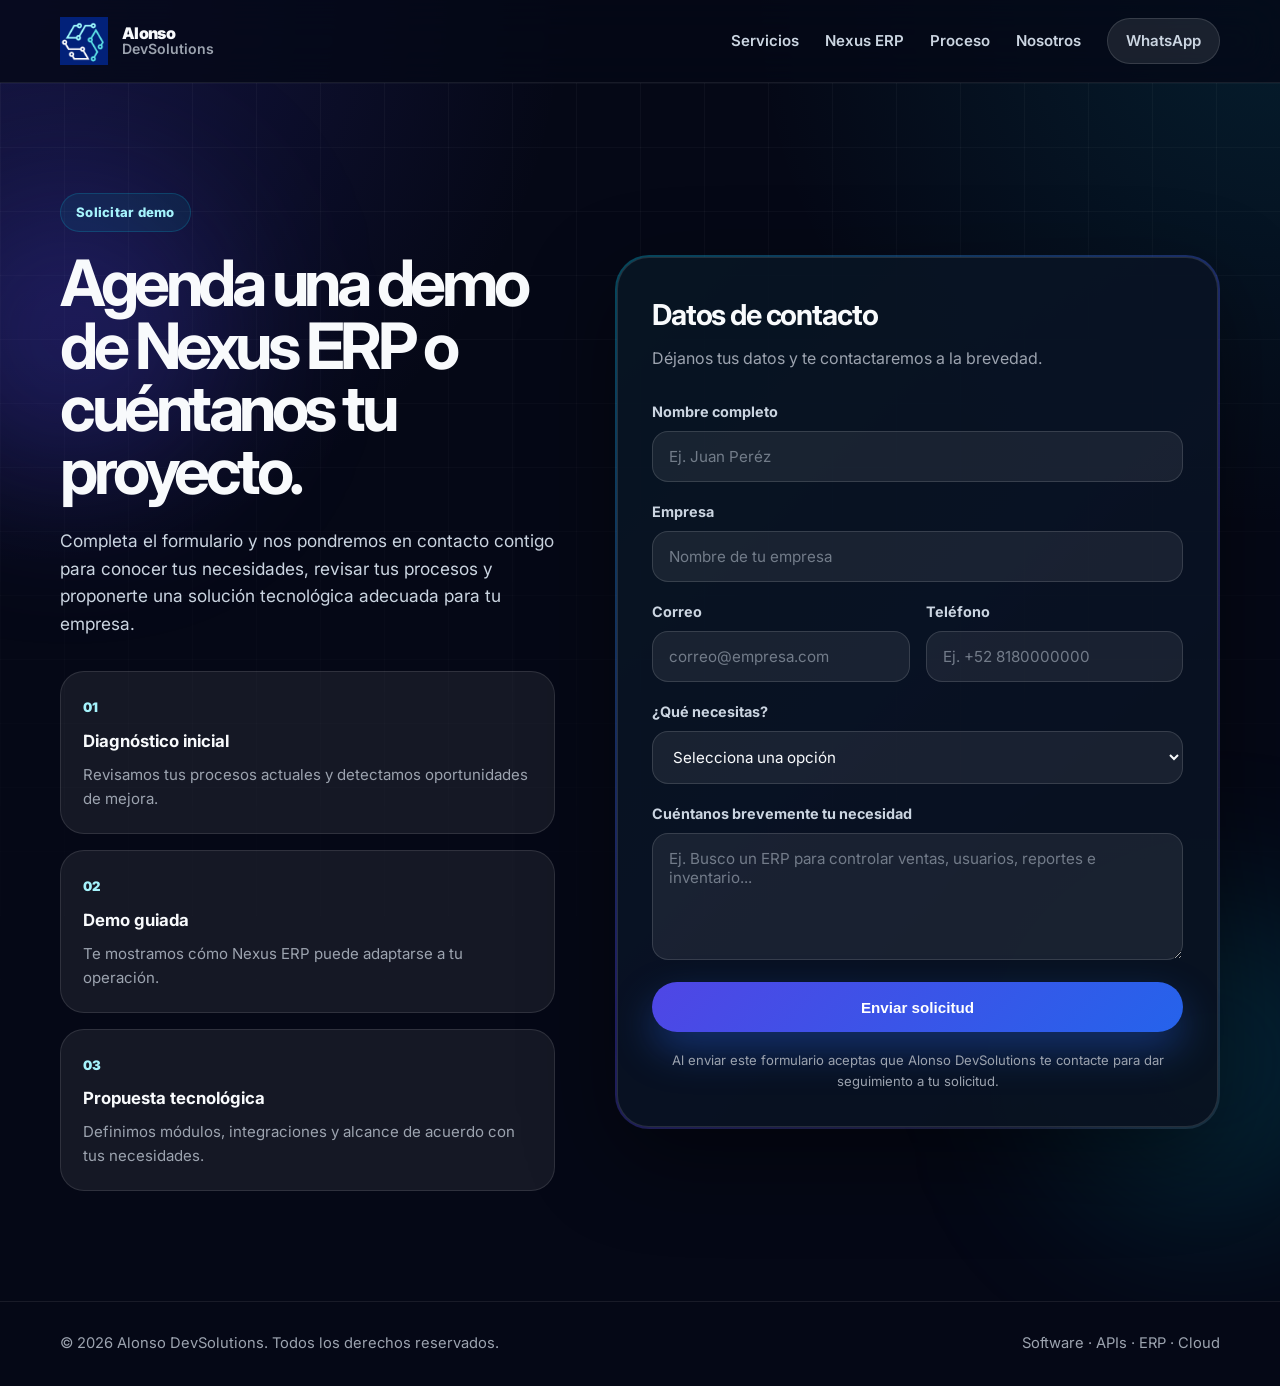
<file: solicita-demo.html>
<!DOCTYPE html>
<html lang="es">
<head>
  <meta charset="UTF-8" />
  <meta name="viewport" content="width=device-width, initial-scale=1.0" />

  <title>Solicitar demo de Nexus ERP | Alonso DevSolutions</title>
  <meta name="description" content="Solicita una demo de Nexus ERP o una asesoría para desarrollo de software empresarial, APIs, integraciones y automatización de procesos." />
  <meta name="robots" content="index, follow">
  <link rel="canonical" href="https://carlosalonso1087.github.io/Portafolio/solicita-demo.html">

  <meta property="og:title" content="Solicitar demo de Nexus ERP | Alonso DevSolutions">
  <meta property="og:description" content="Completa el formulario y recibe asesoría para software empresarial, integraciones o Nexus ERP.">
  <meta property="og:type" content="website">
  <meta property="og:url" content="https://carlosalonso1087.github.io/Portafolio/solicita-demo.html">
  <meta property="og:image" content="https://carlosalonso1087.github.io/Portafolio/logo.png">

  <link rel="preconnect" href="https://fonts.googleapis.com">
  <link rel="preconnect" href="https://fonts.gstatic.com" crossorigin>
  <link href="https://fonts.googleapis.com/css2?family=Inter:wght@300;400;500;600;700;800;900&display=swap" rel="stylesheet">

  <link rel="stylesheet" href="./styles.css" />
</head>

<body>

  <header class="site-header">
    <div class="container header-inner">
      <a href="index.html" class="brand">
        <img src="logo.png" alt="Logo Alonso DevSolutions" class="brand-logo">
        <div>
          <strong>Alonso</strong>
          <span>DevSolutions</span>
        </div>
      </a>

      <nav class="nav">
        <a href="index.html#servicios">Servicios</a>
        <a href="index.html#erp">Nexus ERP</a>
        <a href="index.html#proceso">Proceso</a>
        <a href="index.html#nosotros">Nosotros</a>
        <a href="https://wa.me/528130754286?text=Hola,%20quiero%20información%20sobre%20Nexus%20ERP" target="_blank" rel="noopener" class="nav-cta">WhatsApp</a>
      </nav>
    </div>
  </header>

  <main>
    <section class="demo-page">
      <div class="demo-blur demo-blur-one"></div>
      <div class="demo-blur demo-blur-two"></div>

      <div class="container demo-grid">

        <div class="demo-copy">
          <span class="section-tag">Solicitar demo</span>

          <h1>Agenda una demo de Nexus ERP o cuéntanos tu proyecto.</h1>

          <p>
            Completa el formulario y nos pondremos en contacto contigo para conocer tus necesidades,
            revisar tus procesos y proponerte una solución tecnológica adecuada para tu empresa.
          </p>

          <div class="demo-benefits">
            <article>
              <span>01</span>
              <h3>Diagnóstico inicial</h3>
              <p>Revisamos tus procesos actuales y detectamos oportunidades de mejora.</p>
            </article>

            <article>
              <span>02</span>
              <h3>Demo guiada</h3>
              <p>Te mostramos cómo Nexus ERP puede adaptarse a tu operación.</p>
            </article>

            <article>
              <span>03</span>
              <h3>Propuesta tecnológica</h3>
              <p>Definimos módulos, integraciones y alcance de acuerdo con tus necesidades.</p>
            </article>
          </div>
        </div>

        <div class="demo-form-card">
          <form 
            action="https://formsubmit.co/contacto@alonsodevsolutions.com" 
            method="POST"
            class="demo-form"
          >

            <input type="hidden" name="_subject" value="Nueva solicitud de demo - Alonso DevSolutions">
            <input type="hidden" name="_template" value="table">
            <input type="hidden" name="_captcha" value="true">
            <input type="hidden" name="_next" value="https://carlosalonso1087.github.io/Portafolio/gracias.html">
            <input type="text" name="_honey" style="display:none">

            <div class="form-header">
              <h2>Datos de contacto</h2>
              <p>Déjanos tus datos y te contactaremos a la brevedad.</p>
            </div>

            <div class="form-group">
              <label for="nombre">Nombre completo</label>
              <input type="text" id="nombre" name="Nombre" placeholder="Ej. Juan Peréz" required>
            </div>

            <div class="form-group">
              <label for="empresa">Empresa</label>
              <input type="text" id="empresa" name="Empresa" placeholder="Nombre de tu empresa" required>
            </div>

            <div class="form-row">
              <div class="form-group">
                <label for="correo">Correo</label>
                <input type="email" id="correo" name="Correo" placeholder="correo@empresa.com" required>
              </div>

              <div class="form-group">
                <label for="telefono">Teléfono</label>
                <input type="tel" id="telefono" name="Teléfono" placeholder="Ej. +52 8180000000" required>
              </div>
            </div>

            <div class="form-group">
              <label for="interes">¿Qué necesitas?</label>
              <select id="interes" name="Interés" required>
                <option value="">Selecciona una opción</option>
                <option value="Demo de Nexus ERP">Demo de Nexus ERP</option>
                <option value="Desarrollo de software a medida">Desarrollo de software a medida</option>
                <option value="Integración de sistemas">Integración de sistemas</option>
                <option value="Automatización de procesos">Automatización de procesos</option>
                <option value="Otro">Otro</option>
              </select>
            </div>

            <div class="form-group">
              <label for="mensaje">Cuéntanos brevemente tu necesidad</label>
              <textarea id="mensaje" name="Mensaje" rows="5" placeholder="Ej. Busco un ERP para controlar ventas, usuarios, reportes e inventario..." required></textarea>
            </div>

            <button type="submit" class="btn btn-primary form-submit">Enviar solicitud</button>

            <p class="form-note">
              Al enviar este formulario aceptas que Alonso DevSolutions te contacte para dar seguimiento a tu solicitud.
            </p>

          </form>
        </div>

      </div>
    </section>
  </main>

  <footer class="footer">
    <div class="container footer-inner">
      <p>© 2026 Alonso DevSolutions. Todos los derechos reservados.</p>
      <p>Software · APIs · ERP · Cloud</p>
    </div>
  </footer>

</body>
</html>
</file>
<file: styles.css>
:root {
  --bg: #050816;
  --bg-2: #08111f;
  --surface: rgba(255, 255, 255, 0.07);
  --surface-2: rgba(255, 255, 255, 0.11);
  --border: rgba(255, 255, 255, 0.13);

  --text: #f8fafc;
  --muted: #9ca3af;
  --soft: #cbd5e1;

  --primary: #4f46e5;
  --primary-2: #2563eb;
  --cyan: #06b6d4;
  --green: #22c55e;
  --dark: #020617;

  --radius-lg: 32px;
  --radius-md: 22px;
  --shadow: 0 30px 90px rgba(0, 0, 0, 0.45);
}

* {
  box-sizing: border-box;
  margin: 0;
  padding: 0;
}

html {
  scroll-behavior: smooth;
}

body {
  font-family: "Inter", sans-serif;
  background:
    radial-gradient(circle at top left, rgba(79, 70, 229, 0.22), transparent 30%),
    radial-gradient(circle at top right, rgba(6, 182, 212, 0.12), transparent 28%),
    var(--bg);
  color: var(--text);
  line-height: 1.6;
}

a {
  color: inherit;
  text-decoration: none;
}

img {
  max-width: 100%;
  display: block;
}

.container {
  width: min(1160px, 92%);
  margin: 0 auto;
}

/* HEADER */

.site-header {
  position: sticky;
  top: 0;
  z-index: 100;
  background: rgba(5, 8, 22, 0.78);
  backdrop-filter: blur(20px);
  border-bottom: 1px solid rgba(255, 255, 255, 0.08);
}

.header-inner {
  height: 82px;
  display: flex;
  align-items: center;
  justify-content: space-between;
  gap: 24px;
}

.brand {
  display: flex;
  align-items: center;
  gap: 14px;
}

.brand-logo {
  width: 48px;
  height: 48px;
  object-fit: contain;
}

.brand div {
  display: flex;
  flex-direction: column;
  line-height: 1.05;
}

.brand strong {
  font-size: 1rem;
  font-weight: 900;
  letter-spacing: -0.04em;
}

.brand span {
  color: var(--muted);
  font-size: 0.88rem;
  font-weight: 600;
}

.nav {
  display: flex;
  align-items: center;
  gap: 26px;
}

.nav a {
  color: var(--soft);
  font-size: 0.94rem;
  font-weight: 600;
  transition: color 0.2s ease;
}

.nav a:hover {
  color: #ffffff;
}

.nav-cta {
  padding: 10px 18px;
  border-radius: 999px;
  background: rgba(255, 255, 255, 0.09);
  border: 1px solid var(--border);
}

/* BUTTONS */

.btn {
  min-height: 50px;
  padding: 0 24px;
  border-radius: 999px;
  display: inline-flex;
  align-items: center;
  justify-content: center;
  font-weight: 800;
  font-size: 0.95rem;
  border: 1px solid transparent;
  transition:
    transform 0.2s ease,
    box-shadow 0.2s ease,
    background 0.2s ease,
    border-color 0.2s ease;
}

.btn:hover {
  transform: translateY(-2px);
}

.btn-primary {
  background: linear-gradient(135deg, var(--primary), var(--primary-2));
  color: white;
  box-shadow: 0 18px 40px rgba(37, 99, 235, 0.38);
}

.btn-outline {
  color: white;
  background: rgba(255, 255, 255, 0.06);
  border-color: rgba(255, 255, 255, 0.17);
}

.btn-light {
  background: #ffffff;
  color: #0f172a;
}

.btn-whatsapp {
  background: var(--green);
  color: #052e16;
}

/* HERO */

.hero {
  position: relative;
  overflow: hidden;
  padding: 120px 0 110px;
}

.hero::before {
  content: "";
  position: absolute;
  inset: 0;
  background-image:
    linear-gradient(rgba(255, 255, 255, 0.035) 1px, transparent 1px),
    linear-gradient(90deg, rgba(255, 255, 255, 0.035) 1px, transparent 1px);
  background-size: 64px 64px;
  mask-image: linear-gradient(to bottom, black, transparent 78%);
  pointer-events: none;
}

.hero-blur {
  position: absolute;
  border-radius: 999px;
  filter: blur(70px);
  opacity: 0.8;
  pointer-events: none;
}

.hero-blur-one {
  width: 300px;
  height: 300px;
  background: rgba(79, 70, 229, 0.32);
  left: -80px;
  top: 130px;
}

.hero-blur-two {
  width: 260px;
  height: 260px;
  background: rgba(6, 182, 212, 0.22);
  right: 5%;
  top: 160px;
}

.hero-grid {
  position: relative;
  z-index: 1;
  display: grid;
  grid-template-columns: 1.02fr 0.98fr;
  align-items: center;
  gap: 62px;
}

.eyebrow,
.section-tag {
  width: fit-content;
  display: inline-flex;
  align-items: center;
  padding: 8px 15px;
  border-radius: 999px;
  color: #a5f3fc;
  background: rgba(6, 182, 212, 0.09);
  border: 1px solid rgba(6, 182, 212, 0.22);
  font-size: 0.82rem;
  font-weight: 800;
  letter-spacing: 0.02em;
  margin-bottom: 20px;
}

.hero h1 {
  max-width: 760px;
  font-size: clamp(2.8rem, 6.7vw, 5.6rem);
  line-height: 0.95;
  letter-spacing: -0.075em;
  margin-bottom: 28px;
}

.hero-description {
  max-width: 660px;
  color: var(--soft);
  font-size: 1.15rem;
  margin-bottom: 34px;
}

.hero-actions,
.erp-actions,
.contact-actions {
  display: flex;
  flex-wrap: wrap;
  gap: 14px;
}

.hero-stack {
  margin-top: 36px;
  display: flex;
  flex-wrap: wrap;
  gap: 10px;
}

.hero-stack span {
  padding: 8px 13px;
  border-radius: 999px;
  background: rgba(255, 255, 255, 0.07);
  border: 1px solid rgba(255, 255, 255, 0.11);
  color: var(--soft);
  font-size: 0.86rem;
  font-weight: 700;
}

/* HERO VISUAL */

.hero-visual {
  position: relative;
}

.product-card {
  position: relative;
  overflow: hidden;
  border-radius: 34px;
  background:
    linear-gradient(145deg, rgba(255, 255, 255, 0.16), rgba(255, 255, 255, 0.05));
  border: 1px solid rgba(255, 255, 255, 0.17);
  box-shadow: var(--shadow);
}

.product-card::before {
  content: "";
  position: absolute;
  inset: 0;
  background:
    radial-gradient(circle at top left, rgba(79, 70, 229, 0.35), transparent 40%),
    radial-gradient(circle at bottom right, rgba(6, 182, 212, 0.18), transparent 36%);
  pointer-events: none;
}

.product-card-header {
  position: relative;
  z-index: 1;
  height: 58px;
  padding: 0 22px;
  display: flex;
  align-items: center;
  justify-content: space-between;
  background: rgba(255, 255, 255, 0.06);
  border-bottom: 1px solid rgba(255, 255, 255, 0.1);
}

.window-dots {
  display: flex;
  gap: 8px;
}

.window-dots span {
  width: 11px;
  height: 11px;
  border-radius: 999px;
  background: rgba(255, 255, 255, 0.38);
}

.product-card-header small {
  color: var(--soft);
  font-weight: 800;
}

.product-layout {
  position: relative;
  z-index: 1;
  min-height: 490px;
  display: grid;
  grid-template-columns: 94px 1fr;
}

.product-sidebar {
  padding: 24px 20px;
  display: flex;
  flex-direction: column;
  gap: 18px;
  background: rgba(0, 0, 0, 0.18);
  border-right: 1px solid rgba(255, 255, 255, 0.08);
}

.sidebar-logo {
  width: 42px;
  height: 42px;
  border-radius: 16px;
  background: linear-gradient(135deg, var(--primary), var(--cyan));
  margin-bottom: 20px;
}

.product-sidebar span {
  width: 100%;
  height: 12px;
  border-radius: 999px;
  background: rgba(255, 255, 255, 0.16);
}

.product-sidebar span.active {
  background: rgba(6, 182, 212, 0.75);
}

.product-main {
  padding: 28px;
}

.product-title {
  display: flex;
  justify-content: space-between;
  gap: 18px;
  margin-bottom: 26px;
}

.product-title div {
  display: flex;
  flex-direction: column;
}

.product-title strong {
  font-size: 1.35rem;
  letter-spacing: -0.04em;
}

.product-title span {
  color: var(--muted);
  font-size: 0.92rem;
}

.product-title button {
  height: 36px;
  padding: 0 14px;
  border-radius: 999px;
  border: 1px solid rgba(34, 197, 94, 0.35);
  background: rgba(34, 197, 94, 0.14);
  color: #bbf7d0;
  font-weight: 800;
}

.metric-grid {
  display: grid;
  grid-template-columns: repeat(3, 1fr);
  gap: 14px;
  margin-bottom: 24px;
}

.metric {
  padding: 18px;
  border-radius: 20px;
  background: rgba(255, 255, 255, 0.075);
  border: 1px solid rgba(255, 255, 255, 0.1);
}

.metric span {
  display: block;
  color: var(--muted);
  font-size: 0.82rem;
  margin-bottom: 8px;
}

.metric strong {
  font-size: 1.4rem;
}

.chart {
  height: 150px;
  padding: 18px;
  display: flex;
  align-items: end;
  gap: 12px;
  border-radius: 24px;
  background: rgba(255, 255, 255, 0.065);
  border: 1px solid rgba(255, 255, 255, 0.1);
  margin-bottom: 24px;
}

.chart span {
  flex: 1;
  border-radius: 999px 999px 8px 8px;
  background: linear-gradient(180deg, var(--cyan), var(--primary));
}

.table-preview {
  display: grid;
  gap: 12px;
}

.table-preview div {
  height: 20px;
  border-radius: 999px;
  background: rgba(255, 255, 255, 0.13);
}

.table-preview div:nth-child(2) {
  width: 86%;
}

.table-preview div:nth-child(3) {
  width: 72%;
}

.table-preview div:nth-child(4) {
  width: 92%;
}

.floating-badge {
  position: absolute;
  padding: 16px 18px;
  border-radius: 20px;
  background: rgba(15, 23, 42, 0.82);
  border: 1px solid rgba(255, 255, 255, 0.15);
  box-shadow: 0 20px 60px rgba(0, 0, 0, 0.35);
  backdrop-filter: blur(16px);
}

.floating-badge strong {
  display: block;
  font-size: 1rem;
}

.floating-badge span {
  color: var(--muted);
  font-size: 0.82rem;
}

.badge-one {
  top: 46px;
  right: -26px;
}

.badge-two {
  left: -24px;
  bottom: 52px;
}

/* SECTIONS */

.section {
  padding: 105px 0;
}

.section-heading {
  max-width: 790px;
  margin: 0 auto 54px;
  text-align: center;
}

.section-heading .section-tag {
  margin-left: auto;
  margin-right: auto;
}

.section h2 {
  font-size: clamp(2rem, 4.4vw, 3.7rem);
  line-height: 1.04;
  letter-spacing: -0.06em;
  margin-bottom: 18px;
}

.section-heading p {
  color: var(--muted);
  font-size: 1.07rem;
}

/* SERVICES */

.services-section {
  background: linear-gradient(180deg, transparent, rgba(255, 255, 255, 0.025));
}

.services-grid {
  display: grid;
  grid-template-columns: repeat(3, 1fr);
  gap: 22px;
}

.service-card {
  min-height: 315px;
  padding: 32px;
  border-radius: var(--radius-lg);
  background: var(--surface);
  border: 1px solid var(--border);
  transition: transform 0.2s ease, border-color 0.2s ease, background 0.2s ease;
}

.service-card:hover {
  transform: translateY(-7px);
  border-color: rgba(6, 182, 212, 0.35);
  background: var(--surface-2);
}

.service-card.featured {
  background:
    radial-gradient(circle at top left, rgba(79, 70, 229, 0.28), transparent 40%),
    rgba(255, 255, 255, 0.09);
}

.service-icon {
  width: 54px;
  height: 54px;
  display: grid;
  place-items: center;
  border-radius: 18px;
  background: rgba(255, 255, 255, 0.09);
  color: #a5f3fc;
  font-weight: 900;
  margin-bottom: 28px;
}

.service-card h3 {
  font-size: 1.35rem;
  margin-bottom: 14px;
  letter-spacing: -0.03em;
}

.service-card p {
  color: var(--muted);
}

/* ERP */

.erp-section {
  background:
    radial-gradient(circle at center left, rgba(79, 70, 229, 0.14), transparent 32%),
    var(--bg-2);
}

.erp-grid {
  display: grid;
  grid-template-columns: 0.9fr 1.1fr;
  gap: 60px;
  align-items: center;
}

.erp-copy p {
  color: var(--soft);
  margin-bottom: 18px;
  font-size: 1.04rem;
}

.erp-actions {
  margin-top: 32px;
}

.erp-modules {
  display: grid;
  grid-template-columns: repeat(2, 1fr);
  gap: 18px;
}

.erp-modules article {
  min-height: 210px;
  padding: 28px;
  border-radius: 28px;
  background: rgba(255, 255, 255, 0.075);
  border: 1px solid rgba(255, 255, 255, 0.12);
}

.erp-modules article:nth-child(1),
.erp-modules article:nth-child(4) {
  transform: translateY(28px);
}

.erp-modules span {
  display: inline-flex;
  margin-bottom: 18px;
  color: #a5f3fc;
  font-size: 0.78rem;
  font-weight: 900;
  text-transform: uppercase;
  letter-spacing: 0.08em;
}

.erp-modules h3 {
  font-size: 1.22rem;
  margin-bottom: 10px;
  letter-spacing: -0.03em;
}

.erp-modules p {
  color: var(--muted);
  font-size: 0.95rem;
}

/* PROCESS */

.process-section {
  background: var(--bg);
}

.process-grid {
  display: grid;
  grid-template-columns: repeat(4, 1fr);
  gap: 18px;
}

.process-item {
  position: relative;
  padding: 28px;
  min-height: 240px;
  border-radius: 28px;
  background: rgba(255, 255, 255, 0.055);
  border: 1px solid rgba(255, 255, 255, 0.1);
}

.process-item span {
  color: rgba(255, 255, 255, 0.28);
  font-size: 2.4rem;
  font-weight: 900;
  letter-spacing: -0.08em;
}

.process-item h3 {
  margin: 20px 0 10px;
  font-size: 1.16rem;
}

.process-item p {
  color: var(--muted);
  font-size: 0.94rem;
}

/* ABOUT */

.about-section {
  background:
    linear-gradient(180deg, rgba(255, 255, 255, 0.025), transparent),
    var(--bg-2);
}

.about-grid {
  display: grid;
  grid-template-columns: 0.95fr 1.05fr;
  gap: 62px;
}

.about-intro {
  color: var(--soft);
  font-size: 1.05rem;
  margin-top: 24px;
  max-width: 520px;
}

.about-content p {
  color: var(--soft);
  margin-bottom: 20px;
  font-size: 1.05rem;
}

.about-values {
  margin-top: 34px;
  display: grid;
  grid-template-columns: repeat(2, 1fr);
  gap: 16px;
}

.about-values article {
  padding: 22px;
  border-radius: 24px;
  background: rgba(255, 255, 255, 0.065);
  border: 1px solid rgba(255, 255, 255, 0.11);
}

.about-values article span {
  display: inline-flex;
  margin-bottom: 14px;
  color: #a5f3fc;
  font-size: 0.82rem;
  font-weight: 900;
}

.about-values article h3 {
  margin-bottom: 8px;
  font-size: 1.05rem;
}

.about-values article p {
  color: var(--muted);
  margin-bottom: 0;
  font-size: 0.92rem;
}

.about-points {
  margin-top: 30px;
  display: flex;
  flex-wrap: wrap;
  gap: 12px;
}

.about-points span {
  padding: 11px 15px;
  border-radius: 999px;
  color: var(--soft);
  background: rgba(255, 255, 255, 0.075);
  border: 1px solid rgba(255, 255, 255, 0.11);
  font-weight: 700;
  font-size: 0.9rem;
}

/* CONTACT */

.contact-section {
  padding-top: 70px;
}

.contact-box {
  padding: 70px 38px;
  border-radius: 38px;
  text-align: center;
  background:
    radial-gradient(circle at top left, rgba(6, 182, 212, 0.18), transparent 34%),
    radial-gradient(circle at bottom right, rgba(79, 70, 229, 0.25), transparent 38%),
    rgba(255, 255, 255, 0.075);
  border: 1px solid rgba(255, 255, 255, 0.13);
  box-shadow: var(--shadow);
}

.contact-box .section-tag {
  margin-left: auto;
  margin-right: auto;
}

.contact-box p {
  max-width: 720px;
  margin: 0 auto 34px;
  color: var(--soft);
  font-size: 1.07rem;
}

.contact-actions {
  justify-content: center;
}

/* DEMO PAGE */

.demo-page {
  position: relative;
  overflow: hidden;
  padding: 110px 0;
  min-height: calc(100vh - 82px);
}

.demo-page::before {
  content: "";
  position: absolute;
  inset: 0;
  background-image:
    linear-gradient(rgba(255, 255, 255, 0.035) 1px, transparent 1px),
    linear-gradient(90deg, rgba(255, 255, 255, 0.035) 1px, transparent 1px);
  background-size: 64px 64px;
  mask-image: linear-gradient(to bottom, black, transparent 82%);
  pointer-events: none;
}

.demo-blur {
  position: absolute;
  border-radius: 999px;
  filter: blur(80px);
  pointer-events: none;
}

.demo-blur-one {
  width: 300px;
  height: 300px;
  background: rgba(79, 70, 229, 0.28);
  top: 100px;
  left: -80px;
}

.demo-blur-two {
  width: 320px;
  height: 320px;
  background: rgba(6, 182, 212, 0.16);
  right: -90px;
  bottom: 80px;
}

.demo-grid {
  position: relative;
  z-index: 1;
  display: grid;
  grid-template-columns: 0.9fr 1.1fr;
  gap: 60px;
  align-items: center;
}

.demo-copy h1 {
  font-size: clamp(2.5rem, 5vw, 4.7rem);
  line-height: 0.98;
  letter-spacing: -0.07em;
  margin-bottom: 24px;
}

.demo-copy > p {
  color: var(--soft);
  font-size: 1.08rem;
  max-width: 620px;
  margin-bottom: 34px;
}

.demo-benefits {
  display: grid;
  gap: 16px;
}

.demo-benefits article {
  padding: 22px;
  border-radius: 24px;
  background: rgba(255, 255, 255, 0.065);
  border: 1px solid rgba(255, 255, 255, 0.11);
}

.demo-benefits span {
  color: #a5f3fc;
  font-size: 0.82rem;
  font-weight: 900;
}

.demo-benefits h3 {
  margin: 8px 0;
  font-size: 1.05rem;
}

.demo-benefits p {
  color: var(--muted);
  font-size: 0.94rem;
}

.demo-form-card {
  padding: 2px;
  border-radius: 34px;
  background: linear-gradient(135deg, rgba(6, 182, 212, 0.36), rgba(79, 70, 229, 0.36), rgba(255, 255, 255, 0.08));
  box-shadow: var(--shadow);
}

.demo-form {
  padding: 34px;
  border-radius: 32px;
  background: rgba(8, 17, 31, 0.94);
  border: 1px solid rgba(255, 255, 255, 0.12);
}

.form-header {
  margin-bottom: 28px;
}

.form-header h2 {
  font-size: 1.8rem;
  letter-spacing: -0.04em;
  margin-bottom: 8px;
}

.form-header p {
  color: var(--muted);
}

.form-row {
  display: grid;
  grid-template-columns: repeat(2, 1fr);
  gap: 16px;
}

.form-group {
  display: grid;
  gap: 8px;
  margin-bottom: 18px;
}

.form-group label {
  color: var(--soft);
  font-weight: 700;
  font-size: 0.9rem;
}

.form-group input,
.form-group select,
.form-group textarea {
  width: 100%;
  border: 1px solid rgba(255, 255, 255, 0.13);
  background: rgba(255, 255, 255, 0.07);
  color: var(--text);
  border-radius: 16px;
  padding: 15px 16px;
  font-family: inherit;
  font-size: 0.95rem;
  outline: none;
  transition: border-color 0.2s ease, background 0.2s ease;
}

.form-group input:focus,
.form-group select:focus,
.form-group textarea:focus {
  border-color: rgba(6, 182, 212, 0.58);
  background: rgba(255, 255, 255, 0.1);
}

.form-group input::placeholder,
.form-group textarea::placeholder {
  color: rgba(203, 213, 225, 0.5);
}

.form-group select option {
  color: #0f172a;
}

.form-submit {
  width: 100%;
  border: none;
  cursor: pointer;
  margin-top: 4px;
}

.form-note {
  margin-top: 18px;
  color: var(--muted);
  font-size: 0.82rem;
  text-align: center;
}

/* THANKS PAGE */

.thanks-page {
  min-height: 100vh;
  display: grid;
  place-items: center;
  padding: 60px 0;
  background:
    radial-gradient(circle at top left, rgba(79, 70, 229, 0.26), transparent 34%),
    radial-gradient(circle at bottom right, rgba(6, 182, 212, 0.18), transparent 34%),
    var(--bg);
}

.thanks-card {
  max-width: 720px;
  margin: 0 auto;
  padding: 64px 36px;
  text-align: center;
  border-radius: 36px;
  background: rgba(255, 255, 255, 0.075);
  border: 1px solid rgba(255, 255, 255, 0.13);
  box-shadow: var(--shadow);
}

.thanks-card .section-tag {
  margin-left: auto;
  margin-right: auto;
}

.thanks-card h1 {
  font-size: clamp(2.4rem, 5vw, 4rem);
  line-height: 1;
  letter-spacing: -0.06em;
  margin-bottom: 22px;
}

.thanks-card p {
  color: var(--soft);
  font-size: 1.08rem;
  margin-bottom: 32px;
}

.thanks-actions {
  display: flex;
  justify-content: center;
  flex-wrap: wrap;
  gap: 14px;
}

/* FOOTER */

.footer {
  padding: 30px 0;
  color: var(--muted);
  border-top: 1px solid rgba(255, 255, 255, 0.08);
}

.footer-inner {
  display: flex;
  justify-content: space-between;
  gap: 18px;
  flex-wrap: wrap;
  font-size: 0.92rem;
}

/* RESPONSIVE */

@media (max-width: 980px) {
  .header-inner {
    height: auto;
    padding: 18px 0;
    flex-direction: column;
  }

  .nav {
    justify-content: center;
    flex-wrap: wrap;
    gap: 14px;
  }

  .hero {
    padding: 82px 0 88px;
  }

  .hero-grid,
  .erp-grid,
  .about-grid,
  .demo-grid {
    grid-template-columns: 1fr;
  }

  .hero-copy,
  .demo-copy {
    text-align: center;
  }

  .eyebrow,
  .hero-stack,
  .hero-actions,
  .demo-copy .section-tag {
    margin-left: auto;
    margin-right: auto;
    justify-content: center;
  }

  .hero-description,
  .demo-copy > p {
    margin-left: auto;
    margin-right: auto;
  }

  .services-grid,
  .process-grid {
    grid-template-columns: repeat(2, 1fr);
  }

  .badge-one,
  .badge-two {
    display: none;
  }

  .about-values {
    grid-template-columns: 1fr;
  }
}

@media (max-width: 680px) {
  .section {
    padding: 76px 0;
  }

  .hero h1 {
    font-size: 2.65rem;
  }

  .hero-description {
    font-size: 1rem;
  }

  .services-grid,
  .process-grid,
  .erp-modules {
    grid-template-columns: 1fr;
  }

  .erp-modules article:nth-child(1),
  .erp-modules article:nth-child(4) {
    transform: none;
  }

  .product-layout {
    grid-template-columns: 1fr;
  }

  .product-sidebar {
    display: none;
  }

  .metric-grid {
    grid-template-columns: 1fr;
  }

  .product-card {
    border-radius: 26px;
  }

  .btn {
    width: 100%;
  }

  .hero-actions,
  .erp-actions,
  .contact-actions,
  .thanks-actions {
    width: 100%;
  }

  .contact-box {
    padding: 52px 22px;
  }

  .demo-page {
    padding: 70px 0;
  }

  .demo-form {
    padding: 24px;
  }

  .form-row {
    grid-template-columns: 1fr;
    gap: 0;
  }

  .footer-inner {
    justify-content: center;
    text-align: center;
  }
}
</file>
